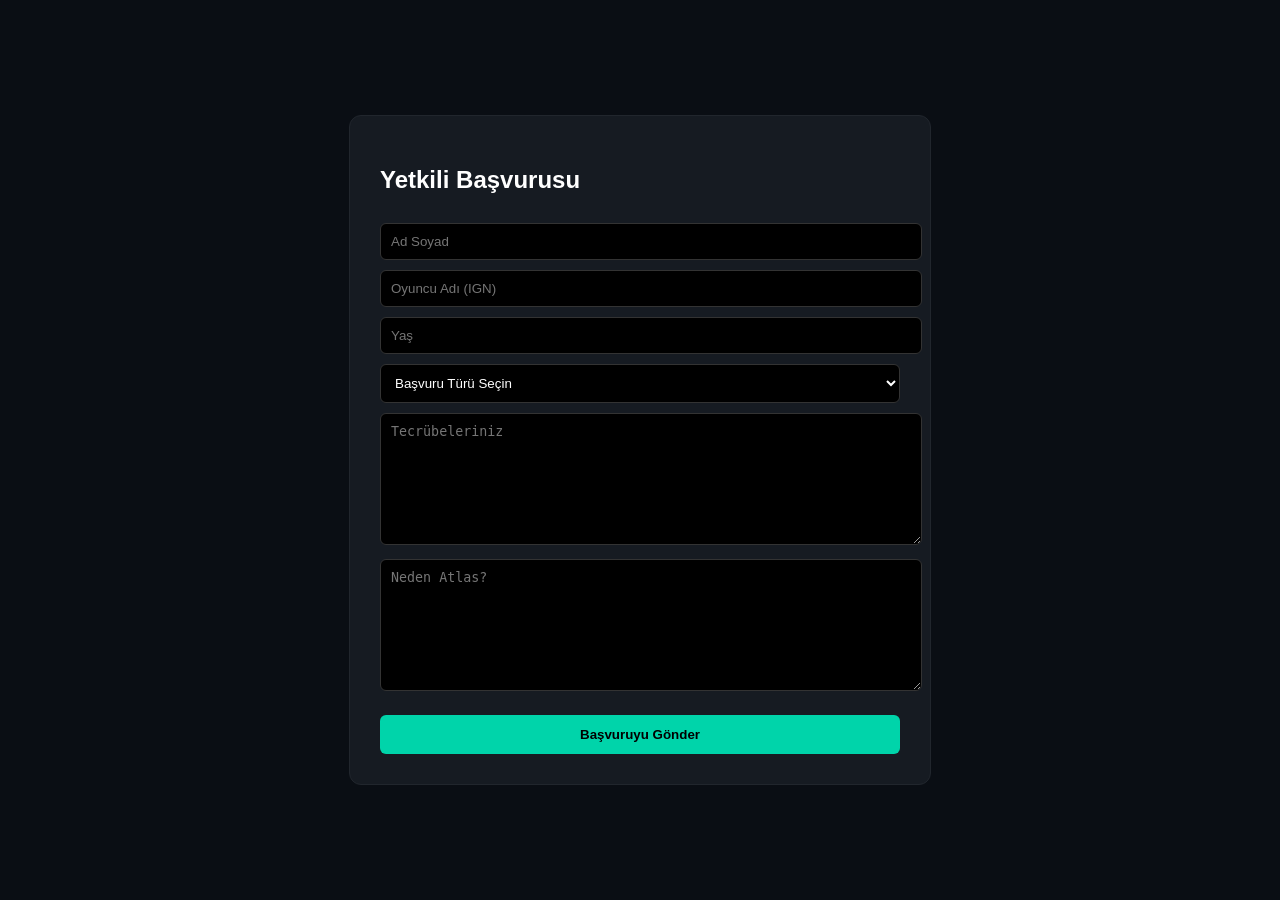
<file: apply.html>
<!DOCTYPE html>
<html lang="tr">
<head>
    <meta charset="UTF-8">
    <title>Başvuru | Atlas</title>
    <style>
        body { background: #0a0e14; color: #fff; font-family: sans-serif; display: flex; justify-content: center; align-items: center; min-height: 100vh; margin: 0; }
        .card { background: #161b22; padding: 30px; border-radius: 12px; width: min(520px, 92vw); border: 1px solid #21262d; }
        input, textarea, select { width: 100%; padding: 10px; background: #000; border: 1px solid #333; color: #fff; border-radius: 6px; margin-top: 10px; }
        textarea { min-height: 110px; resize: vertical; }
        .btn { width: 100%; padding: 12px; background: #00d4aa; border: none; border-radius: 6px; font-weight: bold; margin-top: 20px; cursor: pointer; }
    </style>
</head>
<body>
    <div class="card">
        <h2>Yetkili Başvurusu</h2>
        <input type="text" id="realName" placeholder="Ad Soyad">
        <input type="text" id="gameName" placeholder="Oyuncu Adı (IGN)">
        <input type="number" id="age" placeholder="Yaş">
        <select id="rank">
            <option value="">Başvuru Türü Seçin</option>
            <option>Moderatör</option>
            <option>Admin</option>
            <option>Rehber</option>
        </select>
        <textarea id="experience" placeholder="Tecrübeleriniz"></textarea>
        <textarea id="whyUs" placeholder="Neden Atlas?"></textarea>
        <button class="btn" onclick="sendApply()">Başvuruyu Gönder</button>
    </div>
    <script>
        const API = 'https://atlasnetwork.tahaozturk804.workers.dev';

        async function sendApply() {
            const user = decodeURIComponent((document.cookie.match(/(?:^|; )atlas_session=([^;]*)/) || [])[1] || '');
            if (!user) return alert('Başvuru göndermek için giriş yapmalısın.');

            const payload = {
                realName: document.getElementById('realName').value.trim(),
                gameName: document.getElementById('gameName').value.trim(),
                age: document.getElementById('age').value.trim(),
                rank: document.getElementById('rank').value.trim(),
                experience: document.getElementById('experience').value.trim(),
                whyUs: document.getElementById('whyUs').value.trim()
            };

            if (!payload.realName || !payload.gameName || !payload.age || !payload.rank || !payload.experience || !payload.whyUs) {
                return alert('Lütfen tüm alanları doldurun.');
            }

            const content = [
                `AD: ${payload.realName}`,
                `IGN: ${payload.gameName}`,
                `YAŞ: ${payload.age}`,
                `YETKİ: ${payload.rank}`,
                `TECRÜBE: ${payload.experience}`,
                `NEDEN: ${payload.whyUs}`
            ].join('\n');

            const res = await fetch(`${API}/submit-apply`, {
                method: 'POST',
                headers: { 'Content-Type': 'application/json' },
                body: JSON.stringify({ user, content })
            });

            if (!res.ok) return alert(await res.text());
            alert('Başvurun alındı!');
            location.href = 'index.html';
        }
    </script>
</body>
</html>
</file>
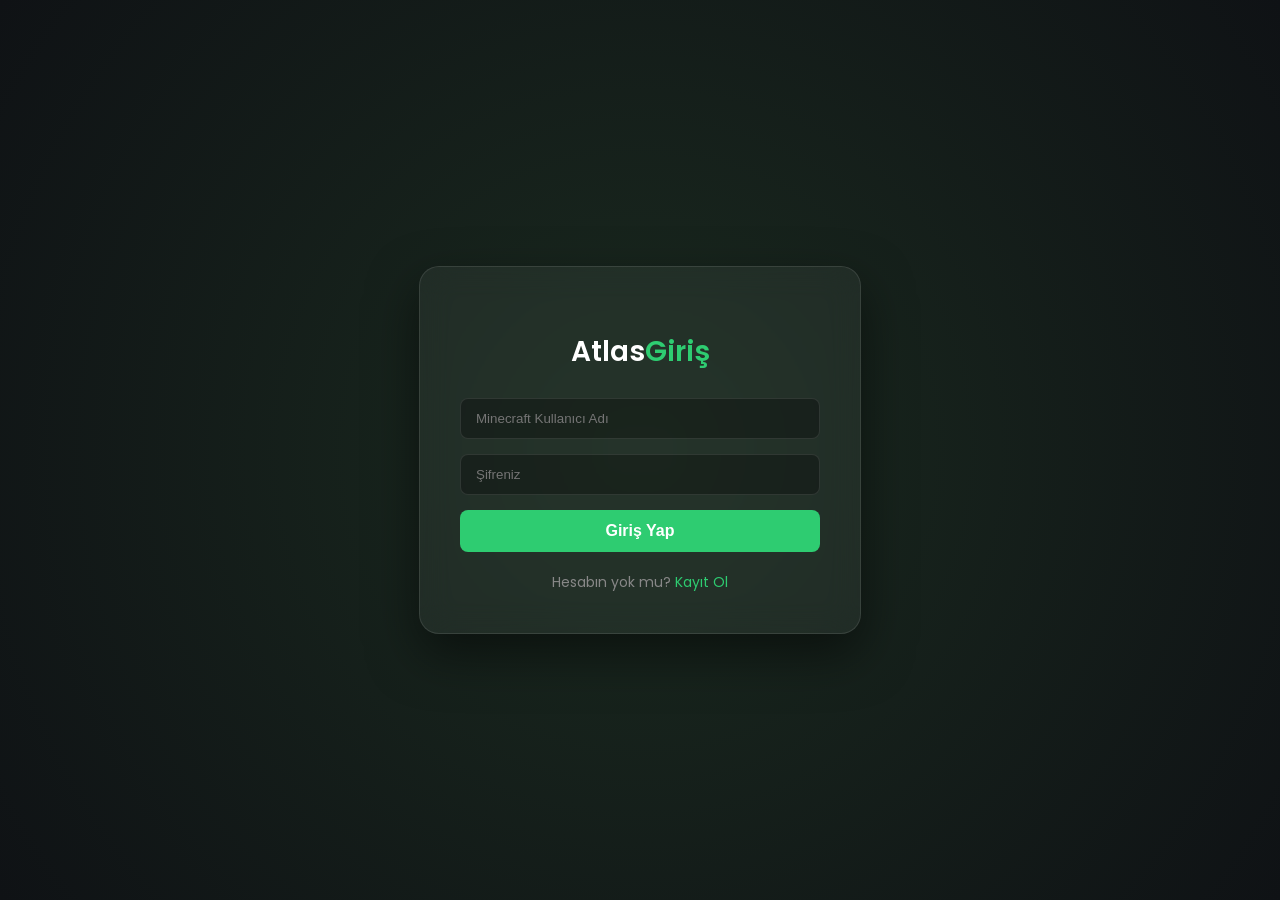
<file: login.html>
<!DOCTYPE html>
<html lang="tr">
<head>
    <meta charset="UTF-8">
    <meta name="viewport" content="width=device-width, initial-scale=1.0">
    <title>Giriş Yap | AtlasNetwork</title>
    <link href="https://fonts.googleapis.com/css2?family=Poppins:wght@300;400;600&display=swap" rel="stylesheet">
    <style>
        :root { --primary: #2ecc71; --dark: #0f1215; }
        body { 
            background: radial-gradient(circle, #1a2a1f 0%, #0f1215 100%); 
            color: white; font-family: 'Poppins', sans-serif; 
            display: flex; justify-content: center; align-items: center; 
            height: 100vh; margin: 0; 
        }
        .login-card { 
            background: rgba(255, 255, 255, 0.05); backdrop-filter: blur(15px); 
            padding: 40px; border-radius: 20px; border: 1px solid rgba(255, 255, 255, 0.1); 
            width: 100%; max-width: 360px; text-align: center; 
            box-shadow: 0 20px 50px rgba(0,0,0,0.5);
        }
        h2 { margin-bottom: 25px; font-weight: 600; font-size: 28px; }
        h2 span { color: var(--primary); }
        #error-msg { 
            display: none; background: rgba(231, 76, 60, 0.15); color: #e74c3c; 
            padding: 12px; border-radius: 8px; border: 1px solid #e74c3c; 
            margin-bottom: 20px; font-size: 14px; 
        }
        input { 
            width: 100%; padding: 12px 15px; background: rgba(0, 0, 0, 0.3); 
            border: 1px solid rgba(255, 255, 255, 0.1); border-radius: 8px; 
            color: white; margin-bottom: 15px; box-sizing: border-box; outline: none; 
        }
        input:focus { border-color: var(--primary); }
        .login-btn { 
            width: 100%; padding: 12px; background: var(--primary); border: none; 
            border-radius: 8px; color: white; font-weight: bold; cursor: pointer; 
            font-size: 16px; transition: 0.3s; 
        }
        .login-btn:hover { background: #2ecc71; transform: translateY(-2px); }
        .footer-text { margin-top: 20px; font-size: 14px; color: #888; }
        .footer-text a { color: var(--primary); text-decoration: none; }
    </style>
</head>
<body>
    <div class="login-card">
        <h2>Atlas<span>Giriş</span></h2>
        <div id="error-msg"></div>
        <form id="loginForm">
            <input type="text" id="username" placeholder="Minecraft Kullanıcı Adı" required>
            <input type="password" id="password" placeholder="Şifreniz" required>
            <button type="submit" class="login-btn">Giriş Yap</button>
        </form>
        <div class="footer-text">Hesabın yok mu? <a href="register.html">Kayıt Ol</a></div>
    </div>

<script>
document.getElementById('loginForm').onsubmit = async (e) => {
    e.preventDefault();
    const user = document.getElementById('username').value;
    const pass = document.getElementById('password').value;
    const errorDiv = document.getElementById('error-msg');

    try {
        const response = await fetch('https://atlasnetwork.tahaozturk804.workers.dev/login', {
            method: 'POST',
            headers: { 'Content-Type': 'application/json' },
            body: JSON.stringify({ user, pass })
        });

        const result = await response.text();

        if (response.ok) {
            document.cookie = `atlas_session=${encodeURIComponent(user)}; path=/; max-age=86400; samesite=lax`;
            window.location.href = "index.html";
        } else {
            errorDiv.innerText = result;
            errorDiv.style.display = "block";
        }
    } catch (err) {
        errorDiv.innerText = "Sunucuyla iletişim kurulamadı!";
        errorDiv.style.display = "block";
    }
};
</script>
</body>
</html>
</file>
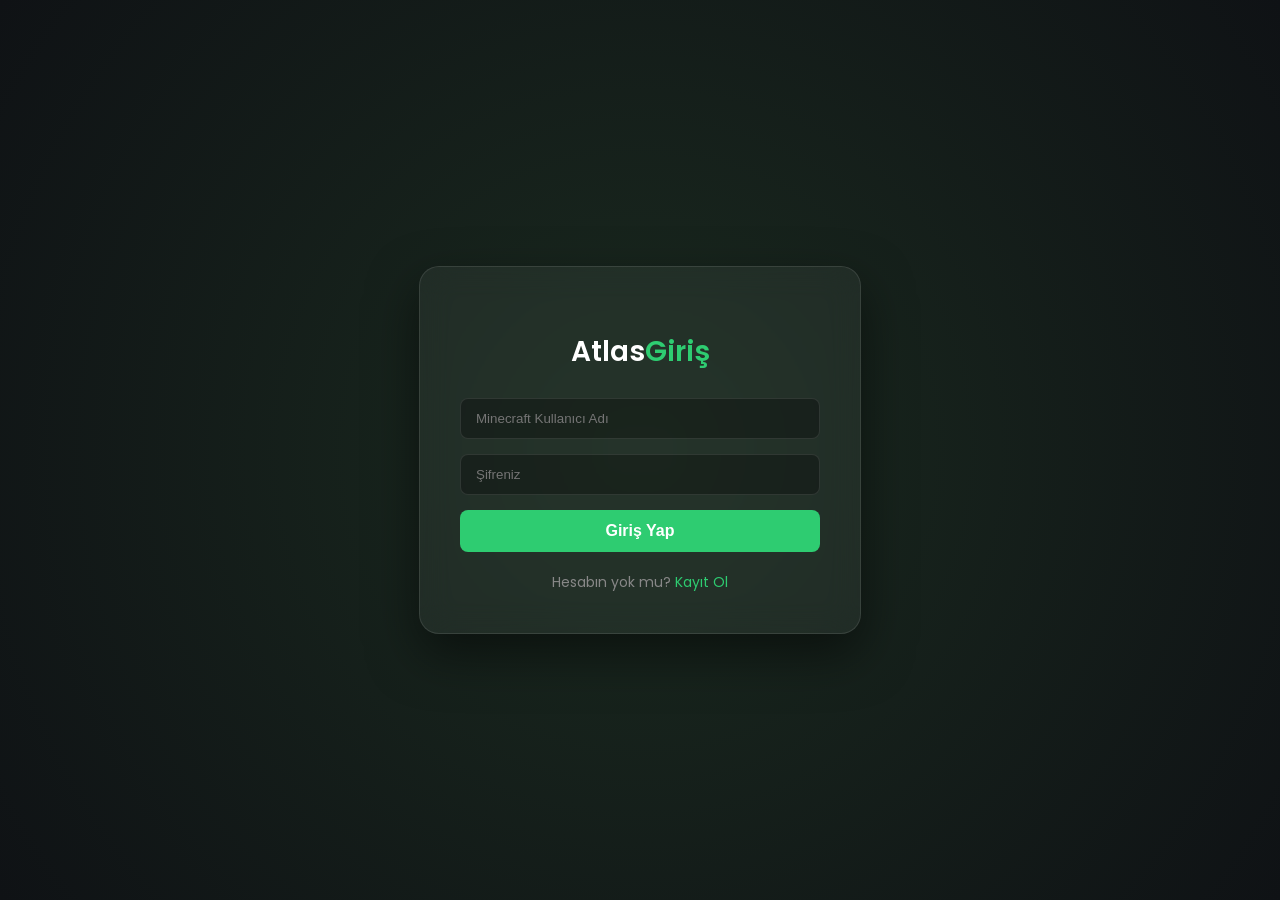
<file: market.html>
<!DOCTYPE html>
<html lang="tr">
<head>
    <meta charset="UTF-8">
    <meta name="viewport" content="width=device-width, initial-scale=1.0">
    <title>AtlasNetwork - Mağaza</title>
    <link href="https://fonts.googleapis.com/css2?family=Poppins:wght@400;600;800&display=swap" rel="stylesheet">
    
    <style>
        :root {
            --primary: #27ae60;
            --dark-bg: #121417;
            --card-bg: #1c1f23;
        }

        body {
            background: var(--dark-bg);
            color: white;
            font-family: 'Poppins', sans-serif;
            margin: 0;
            padding-bottom: 50px;
        }

        .navbar {
            display: flex;
            justify-content: space-between;
            align-items: center;
            padding: 20px 8%;
            background: #222;
            border-bottom: 2px solid var(--primary);
        }

        .logo { font-size: 24px; font-weight: 800; color: white; text-decoration: none; }
        .logo span { color: var(--primary); }

        .user-nav { display: flex; align-items: center; gap: 20px; }
        .balance-box { background: #333; padding: 5px 15px; border-radius: 5px; font-weight: 600; }
        .topup-btn { background: var(--primary); color: white; text-decoration: none; padding: 5px 15px; border-radius: 5px; font-size: 14px; }

        /* KATEGORİ MENÜSÜ */
        .categories {
            display: flex;
            justify-content: center;
            gap: 15px;
            margin: 40px 0;
            flex-wrap: wrap;
        }

        .cat-btn {
            background: #222;
            border: 1px solid #444;
            color: white;
            padding: 12px 30px;
            border-radius: 8px;
            cursor: pointer;
            font-weight: 600;
            transition: 0.3s;
        }

        .cat-btn.active, .cat-btn:hover {
            background: var(--primary);
            border-color: var(--primary);
            box-shadow: 0 0 15px rgba(39, 174, 96, 0.4);
        }

        /* ÜRÜN GRİDİ */
        .market-grid {
            display: grid;
            grid-template-columns: repeat(auto-fit, minmax(280px, 0.3fr));
            gap: 30px;
            padding: 0 10%;
            max-width: 1200px;
            margin: 0 auto;
            justify-content: center;
        }

        .product-card {
            background: var(--card-bg);
            border: 1px solid #333;
            border-radius: 20px;
            padding: 30px;
            text-align: center;
            transition: 0.3s;
            display: flex;
            flex-direction: column;
            justify-content: space-between;
        }

        .product-card:hover {
            transform: translateY(-10px);
            border-color: var(--primary);
        }

        .product-img {
            font-size: 60px; /* Emoji kullanırsan diye */
            width: 100%;
            height: 100px;
            margin-bottom: 20px;
            display: flex;
            align-items: center;
            justify-content: center;
        }
        
        .product-img img {
            max-width: 100px;
            filter: drop-shadow(0 10px 15px rgba(0,0,0,0.5));
        }

        .price { font-size: 28px; font-weight: 800; color: var(--primary); margin: 20px 0; }

        .buy-btn {
            width: 100%; background: var(--primary); color: white;
            border: none; padding: 15px; border-radius: 10px;
            font-weight: bold; cursor: pointer; transition: 0.2s;
        }
        .buy-btn:hover { opacity: 0.8; }
    </style>
</head>
<body>

    <nav class="navbar">
        <a href="index.html" class="logo">Atlas<span>Market</span></a>
        <div class="user-nav">
            <div class="balance-box" id="userBalance">Bakiye: 0₺</div>
            <a href="sepet.html" class="topup-btn" id="cartBtn">Sepet (0)</a>
            <a href="profile.html" class="topup-btn">Profilim</a>
            <a href="index.html" style="color:white; text-decoration:none; font-size:14px;">← Geri</a>
        </div>
    </nav>

    <div class="categories" id="categoryMenu">
        <button class="cat-btn active" onclick="filterCategory('Tümü')">Tümü</button>
    </div>

    <div id="marketGrid" class="market-grid">
    <p style="text-align:center; color:gray;">Ürünler yükleniyor...</p>
</div>

<script>
    const API = "https://atlasnetwork.tahaozturk804.workers.dev";
    let db = { users: [], products: [], categories: [] };
    const getCategoryName = (c) => (typeof c === 'string' ? c : (c?.name || ''));
    const getSessionUser = () => decodeURIComponent((document.cookie.match(/(?:^|; )atlas_session=([^;]*)/) || [])[1] || '');
    let loggedInUser = getSessionUser();

    async function updateCartBadge() {
        const btn = document.getElementById('cartBtn');
        if (!btn) return;
        try {
            const res = await fetch(API + '/cart/get', {
                method: 'POST',
                headers: { 'Content-Type': 'application/json' },
                body: JSON.stringify({ user: loggedInUser })
            });
            if (!res.ok) throw new Error('cart fetch failed');
            const data = await res.json();
            const count = (data.items || []).reduce((sum, i) => sum + (Number(i.quantity) || 1), 0);
            btn.textContent = `Sepet (${count})`;
        } catch {
            btn.textContent = 'Sepet (0)';
        }
    }

    async function loadMarket() {
        if (!loggedInUser) {
            window.location.href = 'login.html';
            return;
        }

        try {
            const res = await fetch(API + '/api/get-all');
            if (!res.ok) throw new Error('API yanıt vermedi');
            db = await res.json();

            const user = (db.users || []).find(u => u.username === loggedInUser);
            if (user) document.getElementById('userBalance').innerText = `Bakiye: ${user.bakiye || 0}₺`;

            renderCategories();
            renderProducts(db.products || []);
            await updateCartBadge();
        } catch (e) {
            document.getElementById('marketGrid').innerHTML = '<p style="text-align:center;color:#ff7675;">Market verisi alınamadı.</p>';
            console.error("Market verisi çekilemedi.", e);
        }
    }

    function renderCategories() {
        const menu = document.getElementById('categoryMenu');
        if (!menu) return;
        const buttons = (db.categories || []).map(c => { const n = getCategoryName(c); return n ? `<button class="cat-btn" onclick="filterCategory('${n}')">${n}</button>` : ''; }).join('');
        menu.innerHTML = "<button class='cat-btn active' onclick=\"filterCategory('Tümü')\">Tümü</button>" + buttons;
    }

    function renderProducts(list) {
        const container = document.getElementById('marketGrid');
        if (!list.length) {
            container.innerHTML = '<p style="text-align:center; color:gray;">Henüz ürün yok.</p>';
            return;
        }

        container.innerHTML = list.map(p => `
            <div class="product-card">
                <div class="product-img"><span>${p.image || '📦'}</span></div>
                <h3>${p.name}</h3>
                <div class="price">${p.price} ₺</div>
                <button class="buy-btn" onclick="sepeteEkle('${p.id}')">Sepete Ekle</button>
            </div>
        `).join('');
    }

    function filterCategory(catName) {
        const filtered = catName === 'Tümü' ? (db.products || []) : (db.products || []).filter(p => p.category === catName);
        renderProducts(filtered);
    }

    async function sepeteEkle(productId) {
        const product = (db.products || []).find(p => String(p.id) === String(productId));
        if (!product) return alert('Ürün bulunamadı.');

        const res = await fetch(API + '/cart/add', {
            method: 'POST',
            headers: { 'Content-Type': 'application/json' },
            body: JSON.stringify({ user: loggedInUser, productId, quantity: 1 })
        });
        const text = await res.text();
        if (!res.ok) return alert(text || 'Sepete ekleme başarısız.');

        await updateCartBadge();
        alert(`${product.name} sepete eklendi.`);
    }

    window.onload = loadMarket;
</script>
</body>
</html>
</file>
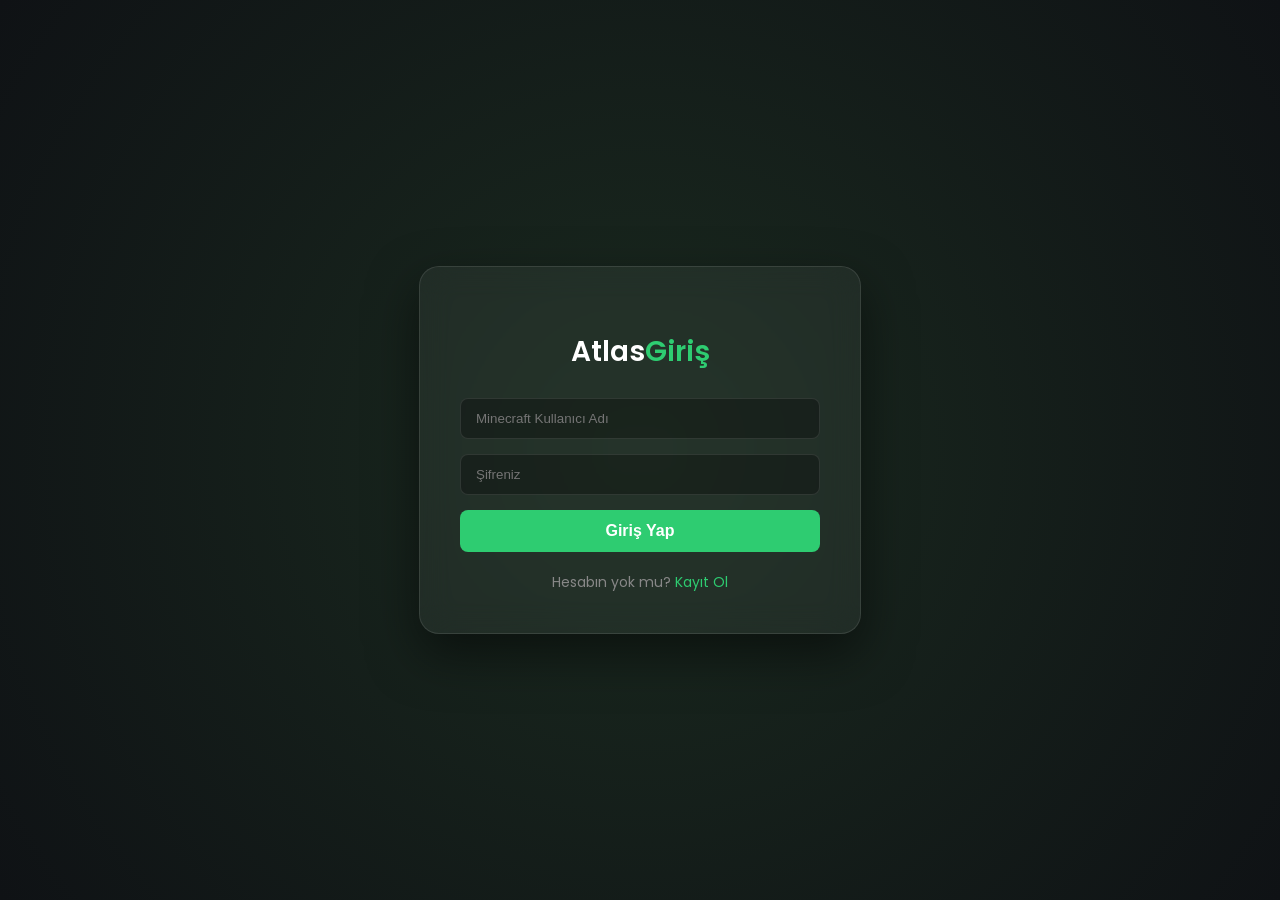
<file: profile.html>
<!DOCTYPE html>
<html lang="tr">
<head>
    <meta charset="UTF-8">
    <meta name="viewport" content="width=device-width, initial-scale=1.0">
    <title>AtlasNetwork | Profil</title>
    <link rel="stylesheet" href="https://cdnjs.cloudflare.com/ajax/libs/font-awesome/6.4.0/css/all.min.css">
    <link href="https://fonts.googleapis.com/css2?family=Inter:wght@300;400;600;700&display=swap" rel="stylesheet">
    <style>
        :root {
            --bg: #080a0c;
            --card: #111418;
            --primary: #00ff88;
            --primary-glow: rgba(0, 255, 136, 0.1);
            --accent: #3d5afe;
            --text: #ffffff;
            --text-dim: #94a3b8;
            --border: #1e293b;
        }

        body {
            background-color: var(--bg);
            color: var(--text);
            font-family: 'Inter', sans-serif;
            margin: 0;
            display: flex;
            justify-content: center;
            align-items: flex-start;
            min-height: 100vh;
        }

        .container {
            display: grid;
            grid-template-columns: 280px 1fr;
            gap: 30px;
            max-width: 1100px;
            width: 100%;
            margin: 50px auto;
            padding: 0 20px;
        }

        .sidebar { display: flex; flex-direction: column; gap: 20px; }
        
        .profile-card {
            background: var(--card);
            border-radius: 24px;
            padding: 40px 20px;
            text-align: center;
            border: 1px solid var(--border);
        }

        .avatar-wrapper img {
            width: 100px;
            height: 100px;
            border-radius: 24px;
            background: #0c0f12;
            padding: 5px;
            border: 2px solid var(--border);
            margin-bottom: 15px;
        }

        .user-info h3 { margin: 0; font-size: 22px; letter-spacing: -0.5px; }
        .role-tag {
            display: inline-block;
            padding: 5px 15px;
            border-radius: 10px;
            font-size: 11px;
            font-weight: 800;
            text-transform: uppercase;
            margin-top: 10px;
            letter-spacing: 1px;
        }

        .nav-menu {
            background: var(--card);
            border-radius: 24px;
            padding: 12px;
            border: 1px solid var(--border);
        }

        .nav-item {
            display: flex;
            align-items: center;
            gap: 12px;
            padding: 14px 18px;
            color: var(--text-dim);
            text-decoration: none;
            border-radius: 14px;
            transition: 0.3s;
            font-size: 14px;
            margin-bottom: 5px;
        }

        .nav-item:hover, .nav-item.active {
            background: rgba(255,255,255,0.03);
            color: var(--primary);
        }

        /* STATS */
        .stats-single {
            background: var(--card);
            padding: 25px;
            border-radius: 24px;
            border: 1px solid var(--border);
            display: flex;
            align-items: center;
            gap: 20px;
            margin-bottom: 25px;
        }

        .stat-icon {
            width: 55px;
            height: 55px;
            border-radius: 18px;
            display: flex;
            align-items: center;
            justify-content: center;
            font-size: 24px;
            background: var(--primary-glow);
            color: var(--primary);
        }

        .main-panel {
            background: var(--card);
            border-radius: 24px;
            border: 1px solid var(--border);
            padding: 35px;
            margin-bottom: 25px;
        }

        .section-title { margin-bottom: 25px; }
        .section-title h2 { font-size: 18px; display: flex; align-items: center; gap: 10px; margin: 0; }

        .info-table { width: 100%; border-collapse: collapse; }
        .info-table td { padding: 18px 0; border-bottom: 1px solid var(--border); }
        .label { color: var(--text-dim); font-size: 14px; }
        .value { text-align: right; font-weight: 600; }

        /* SECURITY SETTINGS */
        .settings-grid { display: grid; grid-template-columns: 1fr 1fr; gap: 25px; }
        .input-box {
            background: #080a0c;
            border: 1px solid var(--border);
            color: white;
            padding: 14px;
            border-radius: 12px;
            width: 100%;
            margin-bottom: 12px;
            box-sizing: border-box;
            outline: none;
            font-family: inherit;
        }
        .input-box:focus { border-color: var(--primary); }

        .btn-action {
            background: var(--primary);
            color: black;
            padding: 14px;
            border-radius: 12px;
            font-weight: 700;
            cursor: pointer;
            width: 100%;
            border: none;
            transition: 0.3s;
        }

        .btn-action:hover { transform: translateY(-2px); filter: brightness(1.1); }
        .btn-blue { background: var(--accent); color: white; }

    </style>
</head>
<body>

<div class="container">
    <div class="sidebar">
        <div class="profile-card">
            <div class="avatar-wrapper">
                <img id="headImg" src="https://minotar.net/avatar/steve/100">
            </div>
            <div class="user-info">
                <h3 id="uName">Yükleniyor...</h3>
                <div id="uBadge" class="role-tag" style="background: rgba(0, 255, 136, 0.1); color: var(--primary); border: 1px solid var(--primary);">OYUNCU</div>
            </div>
        </div>

        <div class="nav-menu">
            <a href="#" class="nav-item active"><i class="fa-solid fa-house"></i> Profil</a>
            <a href="apply.html" class="nav-item"><i class="fa-solid fa-envelope-open-text"></i> Başvuru</a>
            <a href="suppport.html" class="nav-item"><i class="fa-solid fa-headset"></i> Destek</a>
            <a href="market.html" class="nav-item"><i class="fa-solid fa-cart-shopping"></i> Market</a>
            <a href="#" onclick="logout()" class="nav-item" style="color: #ff5252; margin-top: 10px;"><i class="fa-solid fa-right-from-bracket"></i> Çıkış Yap</a>
        </div>
    </div>

    <div class="content">
        <div class="stats-single">
            <div class="stat-icon"><i class="fa-solid fa-wallet"></i></div>
            <div>
                <div style="font-size: 13px; color: var(--text-dim); margin-bottom: 4px;">Mevcut Bakiye</div>
                <div style="font-size: 24px; font-weight: 800; color: white;" id="sBakiye">0.00 TL</div>
            </div>
        </div>

        <div class="main-panel">
            <div class="section-title">
                <h2><i class="fa-solid fa-id-card" style="color: var(--primary);"></i> Hesap Özeti</h2>
            </div>
            <table class="info-table">
                <tr><td class="label">E-Posta Adresi</td><td class="value" id="valEmail">-</td></tr>
                <tr><td class="label">Kayıt Tarihi</td><td class="value" id="valRegDate">-</td></tr>
                <tr><td class="label">Hesap Statüsü</td><td class="value" style="color: var(--primary);">Doğrulanmış</td></tr>
            </table>
        </div>

        <div class="main-panel">
            <div class="section-title">
                <h2><i class="fa-solid fa-shield-halved" style="color: var(--accent);"></i> Güvenlik & Ayarlar</h2>
            </div>
            <div class="settings-grid">
                <div>
                    <h4 style="margin: 0 0 15px 0; font-size: 14px; color: var(--text-dim);">Şifre İşlemleri</h4>
                    <input type="password" id="oldPass" class="input-box" placeholder="Mevcut Şifre">
                    <input type="password" id="newPass" class="input-box" placeholder="Yeni Şifre">
                    <button onclick="updateSecurity(true)" class="btn-action">Değişiklikleri Kaydet</button>
                </div>
                <div>
                    <h4 style="margin: 0 0 15px 0; font-size: 14px; color: var(--text-dim);">E-Posta Güncelle</h4>
                    <input type="email" id="newEmail" class="input-box" placeholder="Yeni E-Posta">
                    <p style="font-size: 11px; color: var(--text-dim); line-height: 1.5;">Hesap güvenliği için aktif bir mail adresi kullanmanız önerilir.</p>
                    <button onclick="updateSecurity(false)" class="btn-action btn-blue">Maili Güncelle</button>
                </div>
            </div>
        </div>
    </div>
</div>

<script>
    const API_BASE = "https://atlasnetwork.tahaozturk804.workers.dev";

    function getSessionUser() {
        return decodeURIComponent((document.cookie.match(/(?:^|; )atlas_session=([^;]*)/) || [])[1] || "");
    }

    async function loadData() {
        const user = getSessionUser();
        if (!user) { window.location.href = 'login.html'; return; }

        try {
            const res = await fetch(`${API_BASE}/get-profile`, {
                method: 'POST',
                headers: { 'Content-Type': 'application/json' },
                body: JSON.stringify({ user })
            });

            if (res.ok) {
                const data = await res.json();
                document.getElementById('uName').innerText = user;
                document.getElementById('headImg').src = `https://minotar.net/avatar/${user}/100`;
                document.getElementById('sBakiye').innerText = (data.bakiye || 0) + " TL";
                document.getElementById('valRegDate').innerText = data.registerDate || "Bilinmiyor";
                document.getElementById('valEmail').innerText = data.email || "Tanımlanmamış";
                
                if(data.role === 'admin') {
                    const badge = document.getElementById('uBadge');
                    badge.innerText = "YÖNETİCİ";
                    badge.style.borderColor = "#ff5252";
                    badge.style.color = "#ff5252";
                    badge.style.background = "rgba(255, 82, 82, 0.1)";
                }
            }
        } catch (e) { console.error("Veri yüklenemedi"); }
    }

    async function updateSecurity(isPass) {
        const user = getSessionUser();
        const payload = { user };

        if(isPass) {
            payload.oldPass = document.getElementById('oldPass').value;
            payload.newPass = document.getElementById('newPass').value;
            if(!payload.oldPass || !payload.newPass) return alert("Lütfen alanları doldurun!");
        } else {
            payload.newEmail = document.getElementById('newEmail').value;
            if(!payload.newEmail) return alert("Lütfen geçerli bir e-posta girin!");
        }

        const res = await fetch(`${API_BASE}/update-security`, {
            method: 'POST',
            headers: { 'Content-Type': 'application/json' },
            body: JSON.stringify(payload)
        });
        
        const msg = await res.text();
        alert(msg);
        if(res.ok) location.reload();
    }

    function logout() {
        document.cookie = 'atlas_session=; path=/; max-age=0; samesite=lax';
        window.location.href = 'login.html';
    }

    loadData();
</script>
</body>
</html>
</file>
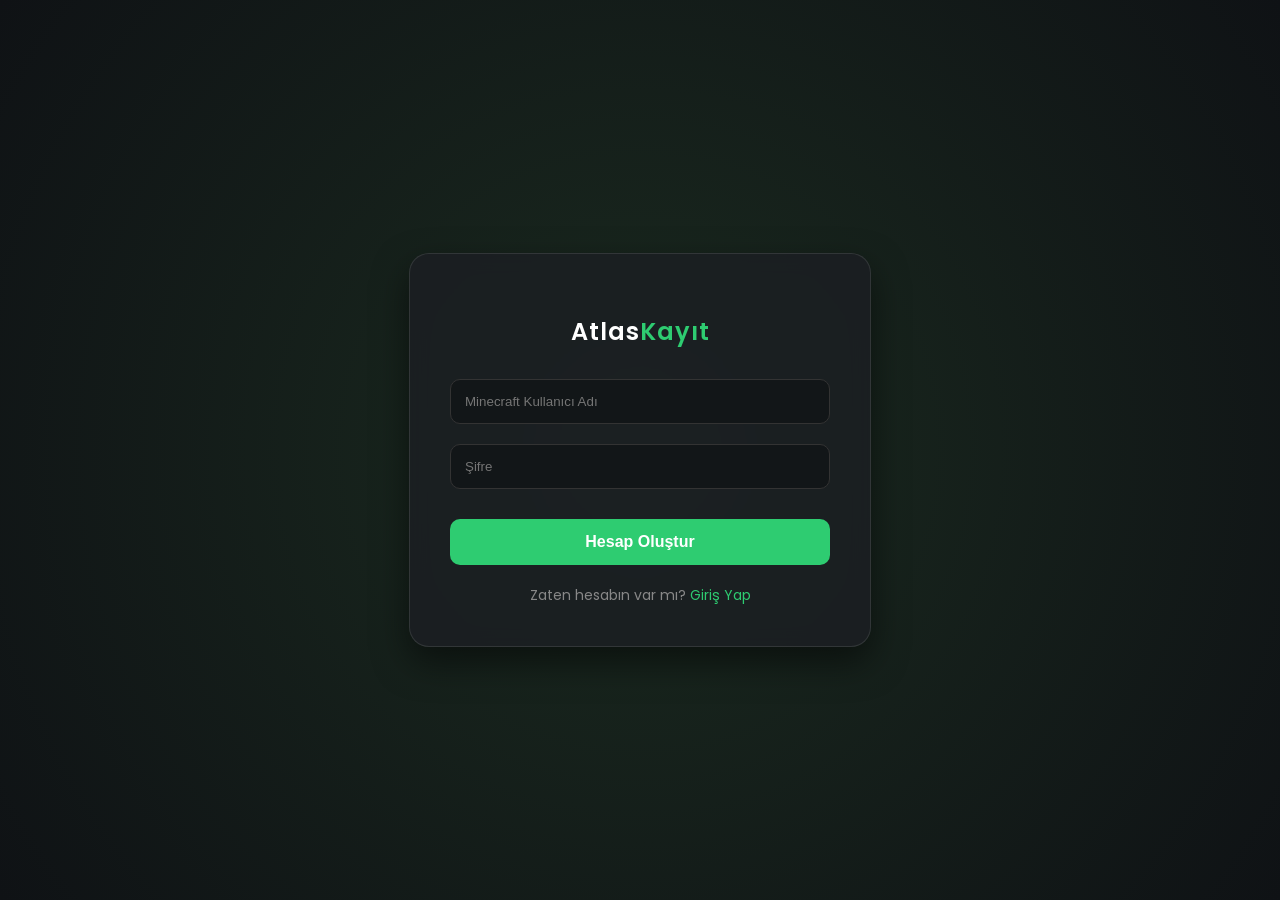
<file: register.html>
<!DOCTYPE html>
<html lang="tr">
<head>
    <meta charset="UTF-8">
    <meta name="viewport" content="width=device-width, initial-scale=1.0">
    <title>Kayıt Ol | AtlasNetwork</title>
    <link href="https://fonts.googleapis.com/css2?family=Poppins:wght@300;400;600&display=swap" rel="stylesheet">
    <style>
        :root { --primary: #2ecc71; --dark: #0f1215; --card: #1c1f23; }
        body { 
            background: radial-gradient(circle, #1a2a1f 0%, #0f1215 100%); 
            color: white; font-family: 'Poppins', sans-serif; 
            display: flex; justify-content: center; align-items: center; 
            height: 100vh; margin: 0; 
        }
        .card { 
            background: rgba(28, 31, 35, 0.8); padding: 40px; border-radius: 20px; 
            width: 100%; max-width: 380px; text-align: center; 
            border: 1px solid rgba(255,255,255,0.1); backdrop-filter: blur(10px);
            box-shadow: 0 15px 35px rgba(0,0,0,0.5);
        }
        h2 { margin-bottom: 20px; font-weight: 600; letter-spacing: 1px; }
        h2 span { color: var(--primary); }
        input { 
            width: 100%; padding: 14px; margin: 10px 0; background: rgba(0,0,0,0.3); 
            border: 1px solid #333; border-radius: 10px; color: white; 
            box-sizing: border-box; transition: 0.3s;
        }
        input:focus { border-color: var(--primary); outline: none; background: rgba(0,0,0,0.5); }
        .btn { 
            width: 100%; padding: 14px; background: var(--primary); border: none; 
            border-radius: 10px; color: white; font-weight: bold; cursor: pointer; 
            margin-top: 20px; font-size: 16px; transition: 0.3s;
        }
        .btn:hover { background: #27ae60; transform: translateY(-2px); box-shadow: 0 5px 15px rgba(46, 204, 113, 0.3); }
        #error-box { 
            display: none; background: rgba(231, 76, 60, 0.2); color: #e74c3c; 
            padding: 12px; border-radius: 8px; border: 1px solid #e74c3c; 
            margin-bottom: 15px; font-size: 14px; 
        }
        .footer { margin-top: 20px; font-size: 14px; color: #888; }
        .footer a { color: var(--primary); text-decoration: none; }
    </style>
</head>
<body>
    <div class="card">
        <h2>Atlas<span>Kayıt</span></h2>
        <div id="error-box"></div>
        <form id="regForm">
            <input type="text" id="username" placeholder="Minecraft Kullanıcı Adı" required>
            <input type="password" id="password" placeholder="Şifre" required>
            <button type="submit" class="btn">Hesap Oluştur</button>
        </form>
        <div class="footer">Zaten hesabın var mı? <a href="login.html">Giriş Yap</a></div>
    </div>

<script>
document.getElementById('regForm').onsubmit = async (e) => {
    e.preventDefault();
    const user = document.getElementById('username').value;
    const pass = document.getElementById('password').value;
    const errorBox = document.getElementById('error-box');

    try {
        const response = await fetch('https://atlasnetwork.tahaozturk804.workers.dev/register', {
            method: 'POST',
            headers: { 'Content-Type': 'application/json' },
            body: JSON.stringify({ user, pass })
        });

        const result = await response.text();

        if (response.ok) {
            document.cookie = `atlas_session=${encodeURIComponent(user)}; path=/; max-age=86400; samesite=lax`;
            alert("Kayıt başarılı! Yönlendiriliyorsunuz...");
            window.location.href = "index.html";
        } else {
            errorBox.innerText = result;
            errorBox.style.display = "block";
        }
    } catch (err) {
        errorBox.innerText = "Sunucuya bağlanılamadı!";
        errorBox.style.display = "block";
    }
};
</script>
</body>
</html>
</file>
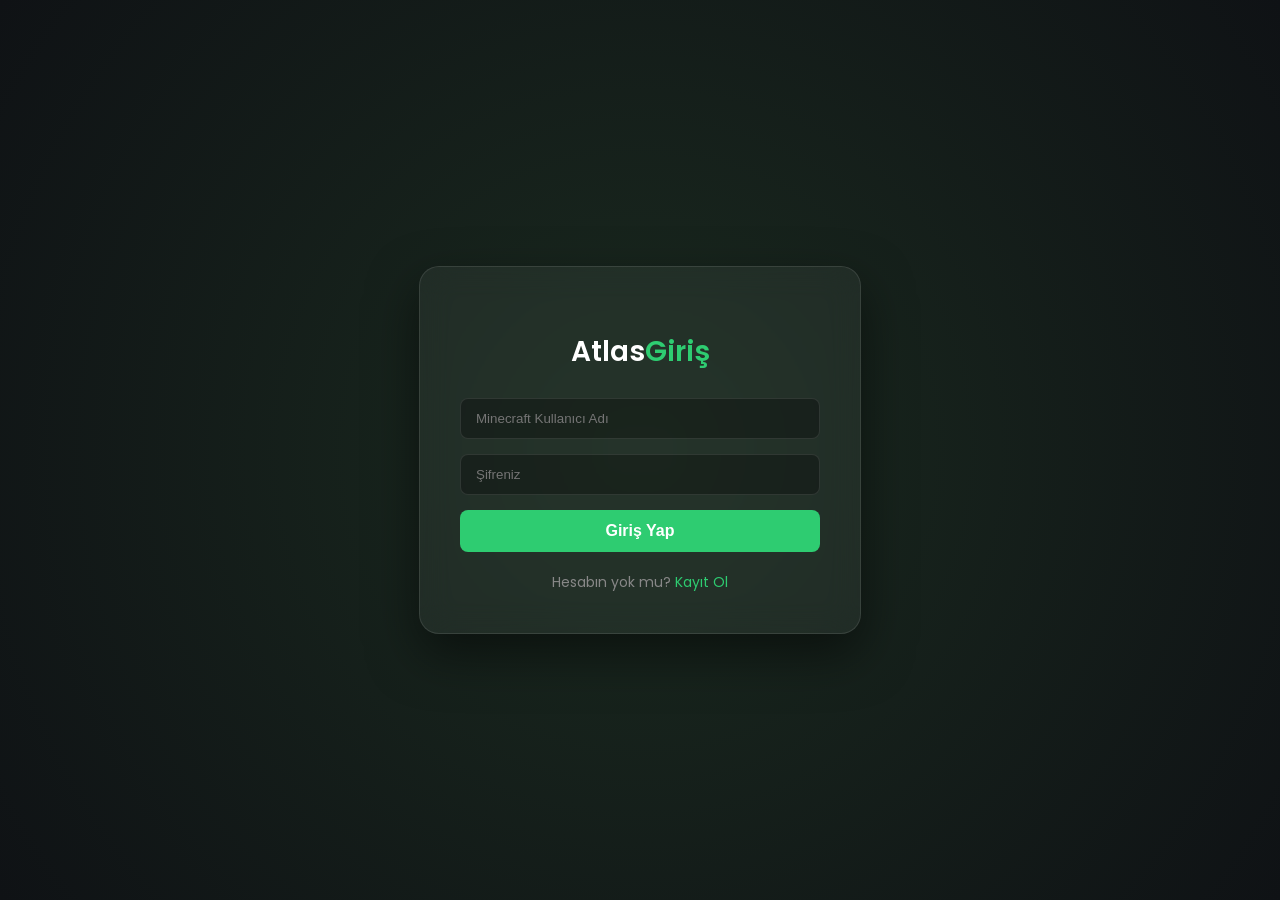
<file: sepet.html>
<!DOCTYPE html>
<html lang="tr">
<head>
  <meta charset="UTF-8">
  <meta name="viewport" content="width=device-width, initial-scale=1.0">
  <title>AtlasMarket - Sepet</title>
  <link href="https://fonts.googleapis.com/css2?family=Poppins:wght@400;600;800&display=swap" rel="stylesheet">
  <style>
    body { background:#121417; color:#fff; font-family:'Poppins',sans-serif; margin:0; }
    .wrap { max-width:1000px; margin:40px auto; padding:0 16px; }
    .top { display:flex; justify-content:space-between; align-items:center; margin-bottom:20px; }
    .btn { border:none; padding:10px 14px; border-radius:8px; cursor:pointer; font-weight:600; }
    .btn-main { background:#27ae60; color:#fff; }
    .btn-danger { background:#d63031; color:#fff; }
    .card { background:#1c1f23; border:1px solid #2b2e33; border-radius:14px; padding:16px; margin-bottom:12px; display:flex; justify-content:space-between; align-items:center; gap:12px; }
    .price { color:#27ae60; font-weight:700; }
    .summary { background:#1c1f23; border:1px solid #2b2e33; border-radius:14px; padding:16px; margin-top:20px; }
    .row { display:flex; justify-content:space-between; margin:8px 0; }
    input { width:100%; padding:10px; border-radius:8px; border:1px solid #2b2e33; background:#121417; color:#fff; }
  </style>
</head>
<body>
  <div class="wrap">
    <div class="top">
      <h1>Sepetim</h1>
      <div>
        <a href="market.html" class="btn btn-main" style="text-decoration:none;">← Markete Dön</a>
        <a href="index.html" class="btn" style="text-decoration:none;background:#2b2e33;color:#fff;">Ana Sayfa</a>
      </div>
    </div>

    <div id="cartList"></div>

    <div class="summary">
      <div class="row"><span>Bakiye</span><strong id="balance">0 ₺</strong></div>
      <div class="row"><span>Ara Toplam</span><strong id="subtotal">0 ₺</strong></div>
      <div class="row"><span>İndirim</span><strong id="discount">0 ₺</strong></div>
      <div class="row"><span>Toplam</span><strong id="total">0 ₺</strong></div>
      <div style="margin-top:12px;">
        <input id="couponInput" type="text" placeholder="Kupon kodu (opsiyonel)">
      </div>
      <button class="btn btn-main" style="margin-top:12px;width:100%;" onclick="checkout()">Kredi ile Öde</button>
    </div>
  </div>

  <script>
    const API = "https://atlasnetwork.tahaozturk804.workers.dev";
    const user = decodeURIComponent((document.cookie.match(/(?:^|; )atlas_session=([^;]*)/) || [])[1] || '');

    let allData = { users: [], products: [] };
    let cart = [];

    async function load() {
      if (!user) {
        location.href = 'login.html';
        return;
      }

      const [allRes, cartRes] = await Promise.all([
        fetch(API + '/api/get-all'),
        fetch(API + '/cart/get', {
          method: 'POST',
          headers: { 'Content-Type': 'application/json' },
          body: JSON.stringify({ user })
        })
      ]);
      allData = await allRes.json();
      const cartData = await cartRes.json();
      const productMap = new Map((allData.products || []).map(p => [String(p.id), p]));
      cart = (cartData.items || []).map(i => {
        const p = productMap.get(String(i.productId)) || {};
        return {
          productId: i.productId,
          quantity: Number(i.quantity) || 1,
          name: p.name || 'Silinmiş Ürün',
          image: p.image || '📦',
          price: Number(p.price) || 0
        };
      });
      render();
    }

    function cartTotals() {
      const subtotal = cart.reduce((sum, i) => sum + ((Number(i.price) || 0) * (Number(i.quantity) || 1)), 0);
      return { subtotal, total: subtotal };
    }

    async function removeFromCart(productId) {
      const res = await fetch(API + '/cart/remove', {
        method: 'POST',
        headers: { 'Content-Type': 'application/json' },
        body: JSON.stringify({ user, productId })
      });
      if (!res.ok) {
        alert(await res.text());
        return;
      }
      await load();
    }

    function render() {
      const root = document.getElementById('cartList');
      if (!cart.length) {
        root.innerHTML = '<p>Sepetin boş.</p>';
      } else {
        root.innerHTML = cart.map(i => `
          <div class="card">
            <div>
              <div style="font-size:24px;">${i.image || '📦'} ${i.name}</div>
              <small>Adet: ${i.quantity || 1}</small>
            </div>
            <div style="text-align:right;">
              <div class="price">${(Number(i.price) || 0) * (Number(i.quantity) || 1)} ₺</div>
              <button class="btn btn-danger" onclick="removeFromCart('${i.productId}')">Sepetten Kaldır</button>
            </div>
          </div>
        `).join('');
      }

      const profile = (allData.users || []).find(u => u.username === user);
      const bakiye = Number(profile?.bakiye || 0);
      const { subtotal } = cartTotals();
      document.getElementById('balance').textContent = `${bakiye} ₺`;
      document.getElementById('subtotal').textContent = `${subtotal} ₺`;
      document.getElementById('discount').textContent = `0 ₺`;
      document.getElementById('total').textContent = `${subtotal} ₺`;
    }

    async function checkout() {
      if (!cart.length) return alert('Sepet boş.');

      const couponCode = document.getElementById('couponInput').value.trim();
      const payload = {
        user,
        couponCode: couponCode || null
      };

      const res = await fetch(API + '/checkout-cart', {
        method: 'POST',
        headers: { 'Content-Type': 'application/json' },
        body: JSON.stringify(payload)
      });

      const text = await res.text();
      if (!res.ok) return alert(text);

      const data = JSON.parse(text);
      document.getElementById('discount').textContent = `${data.discount || 0} ₺`;
      document.getElementById('total').textContent = `${data.total || 0} ₺`;
      cart = [];
      alert('Ödeme başarılı!');
      await load();
    }

    load();
  </script>
</body>
</html>
</file>
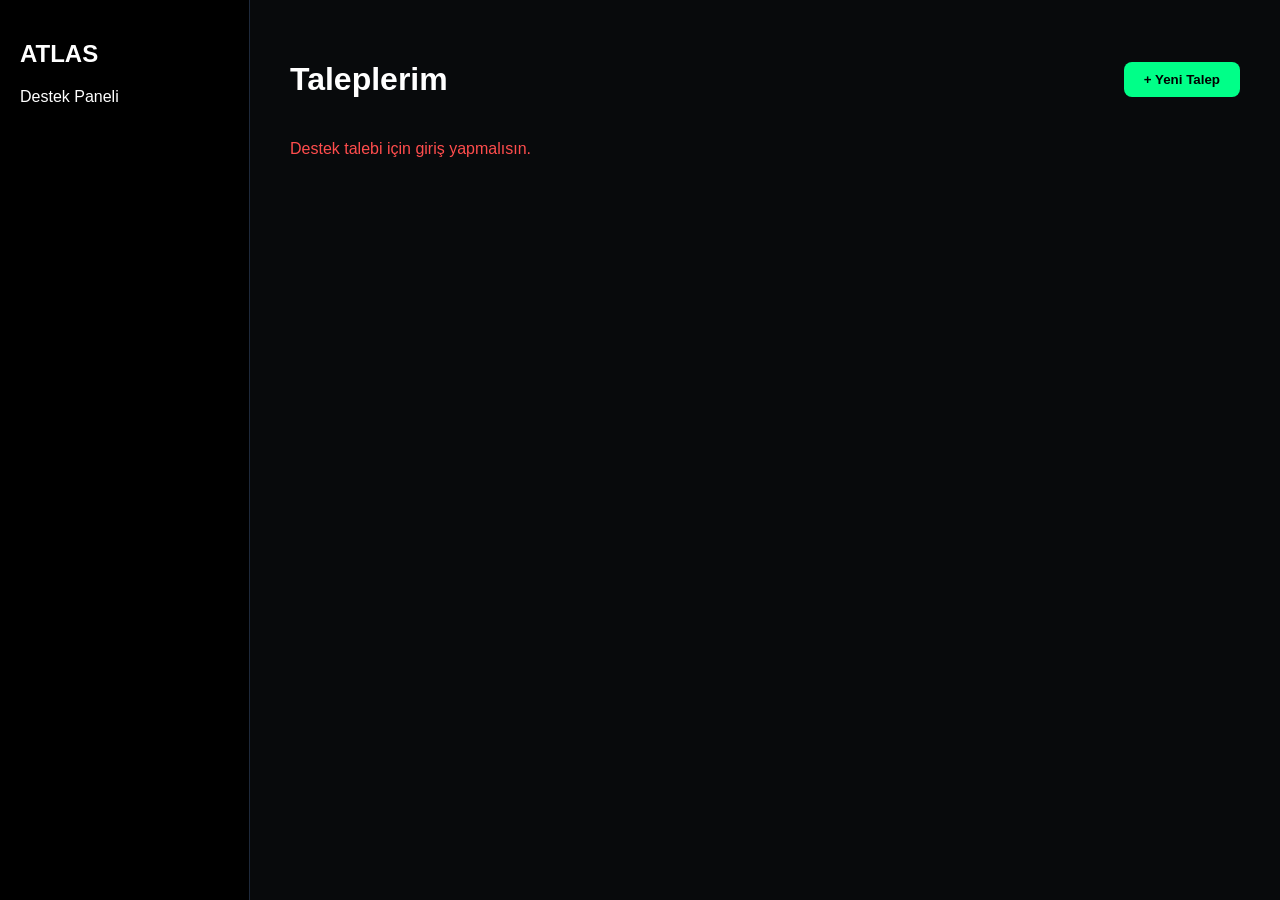
<file: suppport.html>
<!DOCTYPE html>
<html lang="tr">
<head>
    <meta charset="UTF-8">
    <title>AtlasNetwork | Destek</title>
    <link rel="stylesheet" href="https://cdnjs.cloudflare.com/ajax/libs/font-awesome/6.4.0/css/all.min.css">
    <style>
        :root { --bg: #080a0c; --card: #111418; --primary: #00ff88; --text: #fff; --border: #1e293b; --muted:#8b949e; }
        body { background: var(--bg); color: var(--text); font-family: sans-serif; margin: 0; display: flex; }
        .sidebar { width: 250px; background: #000; height: 100vh; padding: 20px; border-right: 1px solid var(--border); box-sizing:border-box; }
        .main { flex: 1; padding: 40px; }
        .ticket-card { background: var(--card); padding: 20px; border-radius: 12px; margin-bottom: 10px; display: flex; justify-content: space-between; align-items: center; border: 1px solid var(--border); }
        .chat-box { height: 420px; overflow-y: auto; background: #000; padding: 20px; border-radius: 10px; display: flex; flex-direction: column; gap: 10px; border:1px solid var(--border); }
        .msg { padding: 10px; border-radius: 10px; max-width: 80%; }
        .msg.admin { background: #5865f2; align-self: flex-start; }
        .msg.user { background: #1e293b; align-self: flex-end; }
        .btn { padding: 10px 20px; border-radius: 8px; border: none; cursor: pointer; background: var(--primary); font-weight: bold; }
        input { width: 100%; padding: 12px; background: #000; border: 1px solid var(--border); color: #fff; border-radius: 8px; }
    </style>
</head>
<body>
    <div class="sidebar"><h2>ATLAS</h2><p>Destek Paneli</p></div>
    <div class="main">
        <div id="listView">
            <div style="display:flex; justify-content:space-between; align-items:center; margin-bottom:20px;">
                <h1>Taleplerim</h1>
                <button class="btn" onclick="createTicket()">+ Yeni Talep</button>
            </div>
            <div id="ticketList">Yükleniyor...</div>
        </div>

        <div id="detailView" style="display:none;">
            <button onclick="showList()" style="color:#aaa; background:none; border:none; cursor:pointer;">← Geri</button>
            <h3 id="ticketTitle"></h3>
            <div class="chat-box" id="chatBox"></div>
            <p id="closedInfo" style="display:none; color:var(--muted)">Bu talep kapatıldığı için yeni mesaj gönderemezsin.</p>
            <div id="replyArea" style="margin-top:10px; display:flex; gap:10px;">
                <input type="text" id="replyText" placeholder="Mesajınız...">
                <button class="btn" onclick="sendReply()">Gönder</button>
            </div>
        </div>
    </div>

    <script>
        const API = "https://atlasnetwork.tahaozturk804.workers.dev";
        const user = decodeURIComponent((document.cookie.match(/(?:^|; )atlas_session=([^;]*)/) || [])[1] || '');
        let activeId = null;

        async function loadTickets() {
            const list = document.getElementById('ticketList');
            if (!user) {
                list.innerHTML = '<p style="color:#ff4d4d;">Destek talebi için giriş yapmalısın.</p>';
                return;
            }

            const res = await fetch(`${API}/my-tickets`, {
                method: 'POST', headers: { 'Content-Type': 'application/json' }, body: JSON.stringify({ user })
            });
            if (!res.ok) return list.innerHTML = '<p style="color:#ff4d4d;">Talepler yüklenemedi.</p>';
            const data = await res.json();
            if (!data.length) return list.innerHTML = '<p style="color:var(--muted)">Henüz talebin yok.</p>';

            list.innerHTML = data.map(t => `
                <div class="ticket-card">
                    <div>
                        <b>${t.title}</b><br>
                        <small style="color:var(--muted)">${t.category || 'Genel'} • ${t.status || 'Açık'}</small>
                    </div>
                    <button class="btn" onclick="viewTicket('${t.id}')">Detay</button>
                </div>
            `).join('');
        }

        async function viewTicket(id) {
            activeId = id;
            const res = await fetch(`${API}/my-tickets`, {
                method: 'POST', headers: { 'Content-Type': 'application/json' }, body: JSON.stringify({ user })
            });
            const t = (await res.json()).find(x => x.id === id);
            if (!t) return alert('Talep bulunamadı.');

            document.getElementById('ticketTitle').textContent = t.title;
            document.getElementById('chatBox').innerHTML = (t.messages || []).map(m => `
                <div class="msg ${m.sender === 'Admin' ? 'admin' : 'user'}">
                    <div style="font-size:11px; opacity:.75; margin-bottom:4px;">${m.sender}</div>
                    <div>${m.text}</div>
                </div>
            `).join('');

            const isClosed = t.status === 'Kapandı';
            document.getElementById('closedInfo').style.display = isClosed ? 'block' : 'none';
            document.getElementById('replyArea').style.display = isClosed ? 'none' : 'flex';

            document.getElementById('listView').style.display = 'none';
            document.getElementById('detailView').style.display = 'block';
            const cb = document.getElementById('chatBox'); cb.scrollTop = cb.scrollHeight;
        }

        async function sendReply() {
            const text = document.getElementById('replyText').value.trim();
            if (!text || !activeId) return;
            const res = await fetch(`${API}/reply-ticket`, {
                method: 'POST', headers: { 'Content-Type': 'application/json' }, body: JSON.stringify({ ticketId: activeId, sender: user, text })
            });
            if (!res.ok) return alert(await res.text());
            document.getElementById('replyText').value = '';
            viewTicket(activeId);
        }

        async function createTicket() {
            const title = prompt('Konu:');
            const message = prompt('Mesajınız:');
            const category = prompt('Kategori:', 'Genel') || 'Genel';
            if (!title || !message) return;

            const res = await fetch(`${API}/create-ticket`, {
                method: 'POST', headers: { 'Content-Type': 'application/json' }, body: JSON.stringify({ user, title, category, message })
            });
            if (!res.ok) return alert(await res.text());
            loadTickets();
        }

        function showList() {
            document.getElementById('detailView').style.display = 'none';
            document.getElementById('listView').style.display = 'block';
        }

        loadTickets();
    </script>
</body>
</html>
</file>
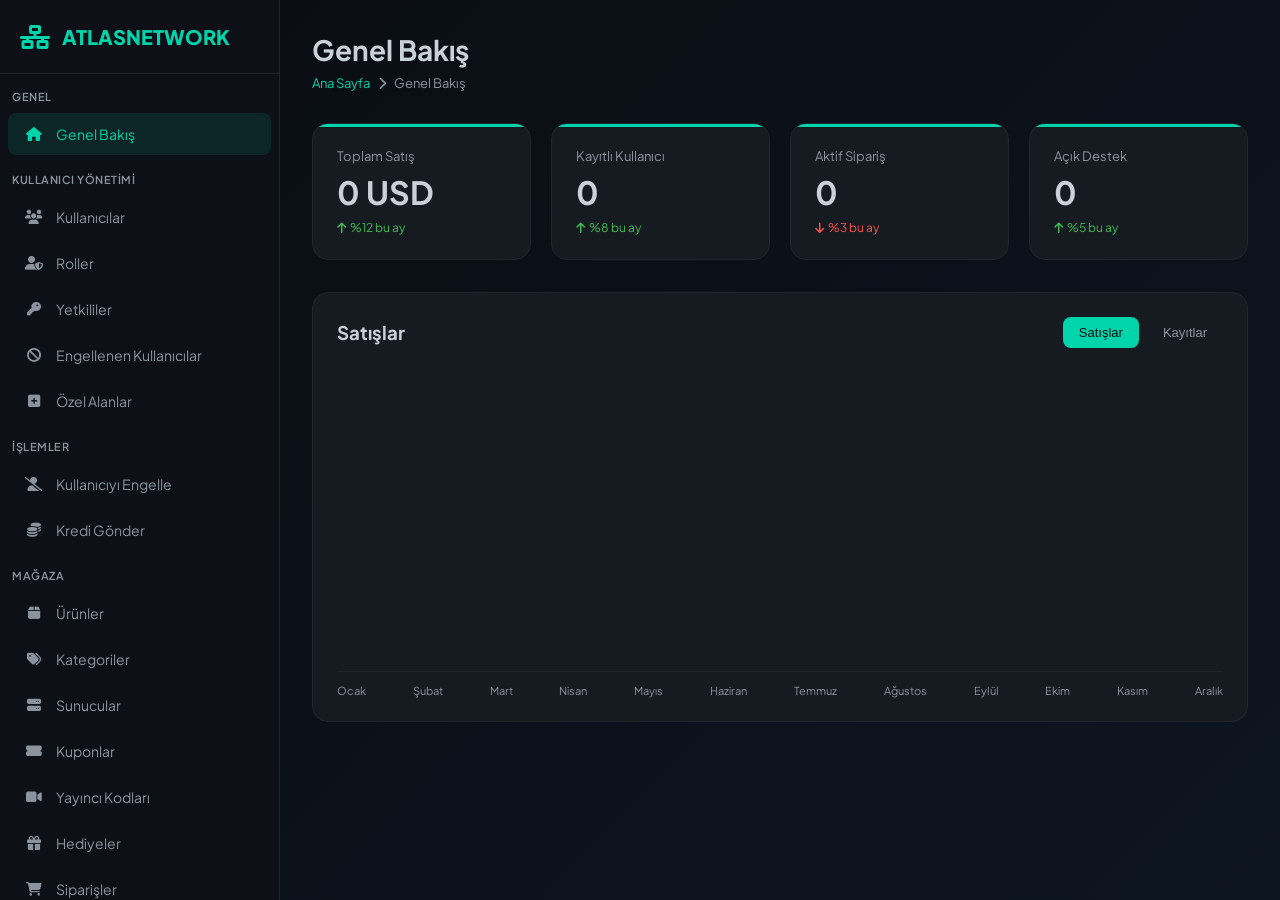
<file: yedekadmin.html>
<!DOCTYPE html>
<html lang="tr">
<head>
    <meta charset="UTF-8">
    <meta name="viewport" content="width=device-width, initial-scale=1.0">
    <title>AtlasNetwork Master Panel</title>
    <link rel="stylesheet" href="https://cdnjs.cloudflare.com/ajax/libs/font-awesome/6.4.0/css/all.min.css">
    <link href="https://fonts.googleapis.com/css2?family=Plus+Jakarta+Sans:wght@400;500;600;700;800&display=swap" rel="stylesheet">
    <style>
        :root {
            --primary: #00d4aa;
            --primary-dim: rgba(0, 212, 170, 0.1);
            --bg: #0a0e14;
            --sidebar: #0d1117;
            --card: #161b22;
            --border: #21262d;
            --text: #c9d1d9;
            --text-dim: #8b949e;
            --danger: #f85149;
            --warning: #d29922;
            --success: #3fb950;
        }
        * { box-sizing: border-box; margin: 0; padding: 0; }
        body {
            font-family: 'Plus Jakarta Sans', sans-serif;
            background: var(--bg);
            color: var(--text);
            display: flex;
            min-height: 100vh;
        }

        /* Sidebar */
        .sidebar {
            width: 280px;
            background: var(--sidebar);
            border-right: 1px solid var(--border);
            display: flex;
            flex-direction: column;
            position: fixed;
            height: 100vh;
            overflow-y: auto;
            z-index: 100;
        }
        .sidebar::-webkit-scrollbar { width: 4px; }
        .sidebar::-webkit-scrollbar-thumb { background: var(--border); border-radius: 4px; }

        .logo {
            padding: 24px 20px;
            font-size: 20px;
            font-weight: 800;
            color: var(--primary);
            display: flex;
            align-items: center;
            gap: 12px;
            border-bottom: 1px solid var(--border);
        }
        .logo i { font-size: 24px; }

        .nav-section {
            padding: 16px 12px 8px;
            font-size: 11px;
            font-weight: 600;
            color: var(--text-dim);
            text-transform: uppercase;
            letter-spacing: 0.5px;
        }

        .nav-item {
            display: flex;
            align-items: center;
            gap: 12px;
            padding: 12px 16px;
            margin: 2px 8px;
            color: var(--text-dim);
            cursor: pointer;
            border-radius: 8px;
            transition: all 0.2s;
            font-size: 14px;
        }
        .nav-item:hover {
            background: var(--primary-dim);
            color: var(--text);
        }
        .nav-item.active {
            background: var(--primary-dim);
            color: var(--primary);
        }
        .nav-item i { width: 20px; text-align: center; }

        /* Main Content */
        .main {
            flex: 1;
            margin-left: 280px;
            padding: 32px;
            background: linear-gradient(135deg, var(--bg) 0%, #0d1520 100%);
            min-height: 100vh;
        }

        .page-header {
            display: flex;
            justify-content: space-between;
            align-items: center;
            margin-bottom: 32px;
        }
        .page-title {
            font-size: 28px;
            font-weight: 700;
        }
        .breadcrumb {
            display: flex;
            align-items: center;
            gap: 8px;
            color: var(--text-dim);
            font-size: 13px;
            margin-top: 8px;
        }
        .breadcrumb a { color: var(--primary); text-decoration: none; }

        /* Cards */
        .card {
            background: var(--card);
            border: 1px solid var(--border);
            border-radius: 16px;
            padding: 24px;
            margin-bottom: 24px;
        }
        .card-header {
            display: flex;
            justify-content: space-between;
            align-items: center;
            margin-bottom: 20px;
        }
        .card-title {
            font-size: 16px;
            font-weight: 600;
        }

        /* Stats Grid */
        .stats-grid {
            display: grid;
            grid-template-columns: repeat(auto-fit, minmax(200px, 1fr));
            gap: 20px;
            margin-bottom: 32px;
        }
        .stat-card {
            background: var(--card);
            border: 1px solid var(--border);
            border-radius: 16px;
            padding: 24px;
            position: relative;
            overflow: hidden;
        }
        .stat-card::before {
            content: '';
            position: absolute;
            top: 0;
            left: 0;
            right: 0;
            height: 3px;
            background: var(--primary);
        }
        .stat-label {
            font-size: 13px;
            color: var(--text-dim);
            margin-bottom: 8px;
        }
        .stat-value {
            font-size: 32px;
            font-weight: 700;
        }
        .stat-change {
            font-size: 12px;
            margin-top: 8px;
            display: flex;
            align-items: center;
            gap: 4px;
        }
        .stat-change.up { color: var(--success); }
        .stat-change.down { color: var(--danger); }

        /* Chart */
        .chart-container {
            background: var(--card);
            border: 1px solid var(--border);
            border-radius: 16px;
            padding: 24px;
            margin-bottom: 24px;
        }
        .chart-header {
            display: flex;
            justify-content: space-between;
            align-items: center;
            margin-bottom: 24px;
        }
        .chart-tabs {
            display: flex;
            gap: 8px;
        }
        .chart-tab {
            padding: 8px 16px;
            border-radius: 8px;
            font-size: 13px;
            cursor: pointer;
            background: transparent;
            color: var(--text-dim);
            border: none;
        }
        .chart-tab.active {
            background: var(--primary);
            color: var(--bg);
        }
        .chart-area {
            height: 300px;
            display: flex;
            align-items: flex-end;
            gap: 8px;
            padding: 20px 0;
            border-bottom: 1px solid var(--border);
        }
        .chart-bar {
            flex: 1;
            background: linear-gradient(180deg, var(--primary) 0%, rgba(0, 212, 170, 0.3) 100%);
            border-radius: 4px 4px 0 0;
            min-height: 10px;
            transition: height 0.3s;
        }
        .chart-labels {
            display: flex;
            justify-content: space-between;
            padding-top: 12px;
            font-size: 11px;
            color: var(--text-dim);
        }

        /* Tables */
        table {
            width: 100%;
            border-collapse: collapse;
        }
        th {
            text-align: left;
            padding: 16px;
            font-size: 11px;
            font-weight: 600;
            color: var(--text-dim);
            text-transform: uppercase;
            letter-spacing: 0.5px;
            border-bottom: 1px solid var(--border);
        }
        td {
            padding: 16px;
            border-bottom: 1px solid var(--border);
            font-size: 14px;
        }
        tr:hover { background: rgba(255,255,255,0.02); }

        .user-cell {
            display: flex;
            align-items: center;
            gap: 12px;
        }
        .user-avatar {
            width: 40px;
            height: 40px;
            border-radius: 10px;
            background: var(--primary-dim);
            display: flex;
            align-items: center;
            justify-content: center;
            color: var(--primary);
            font-weight: 600;
        }
        .user-info { display: flex; flex-direction: column; }
        .user-name { font-weight: 600; }
        .user-email { font-size: 12px; color: var(--text-dim); }

        .badge {
            padding: 4px 12px;
            border-radius: 20px;
            font-size: 12px;
            font-weight: 500;
        }
        .badge-admin { background: rgba(168, 85, 247, 0.2); color: #a855f7; }
        .badge-vip { background: rgba(234, 179, 8, 0.2); color: #eab308; }
        .badge-user { background: rgba(59, 130, 246, 0.2); color: #3b82f6; }
        .badge-success { background: rgba(34, 197, 94, 0.2); color: #22c55e; }
        .badge-warning { background: rgba(234, 179, 8, 0.2); color: #eab308; }
        .badge-danger { background: rgba(239, 68, 68, 0.2); color: #ef4444; }

        /* Buttons */
        .btn {
            padding: 10px 20px;
            border-radius: 8px;
            font-size: 14px;
            font-weight: 600;
            cursor: pointer;
            border: none;
            display: inline-flex;
            align-items: center;
            gap: 8px;
            transition: all 0.2s;
        }
        .btn-primary {
            background: var(--primary);
            color: var(--bg);
        }
        .btn-primary:hover { opacity: 0.9; transform: translateY(-1px); }
        .btn-secondary {
            background: var(--border);
            color: var(--text);
        }
        .btn-danger {
            background: var(--danger);
            color: #fff;
        }
        .btn-sm {
            padding: 6px 12px;
            font-size: 12px;
        }
        .btn-icon {
            width: 36px;
            height: 36px;
            padding: 0;
            display: flex;
            align-items: center;
            justify-content: center;
            border-radius: 8px;
            background: var(--border);
            color: var(--text);
            border: none;
            cursor: pointer;
        }
        .btn-icon:hover { background: var(--primary-dim); color: var(--primary); }

        /* Forms */
        .form-group {
            margin-bottom: 20px;
        }
        .form-label {
            display: block;
            font-size: 13px;
            font-weight: 500;
            color: var(--text-dim);
            margin-bottom: 8px;
        }
        .form-input {
            width: 100%;
            padding: 12px 16px;
            background: var(--bg);
            border: 1px solid var(--border);
            border-radius: 8px;
            color: var(--text);
            font-size: 14px;
            transition: all 0.2s;
        }
        .form-input:focus {
            outline: none;
            border-color: var(--primary);
            box-shadow: 0 0 0 3px var(--primary-dim);
        }
        .form-row {
            display: grid;
            grid-template-columns: repeat(2, 1fr);
            gap: 16px;
        }

        /* Modal */
        .modal-overlay {
            display: none;
            position: fixed;
            top: 0;
            left: 0;
            right: 0;
            bottom: 0;
            background: rgba(0, 0, 0, 0.8);
            backdrop-filter: blur(4px);
            z-index: 1000;
            justify-content: center;
            align-items: center;
        }
        .modal-overlay.active { display: flex; }
        .modal {
            background: var(--card);
            border: 1px solid var(--border);
            border-radius: 20px;
            padding: 32px;
            width: 100%;
            max-width: 500px;
            animation: modalIn 0.3s;
        }
        @keyframes modalIn {
            from { opacity: 0; transform: scale(0.95) translateY(20px); }
            to { opacity: 1; transform: scale(1) translateY(0); }
        }
        .modal-header {
            display: flex;
            justify-content: space-between;
            align-items: center;
            margin-bottom: 24px;
        }
        .modal-title {
            font-size: 20px;
            font-weight: 700;
        }
        .modal-close {
            width: 36px;
            height: 36px;
            border-radius: 8px;
            border: none;
            background: var(--border);
            color: var(--text);
            cursor: pointer;
            display: flex;
            align-items: center;
            justify-content: center;
        }
        .modal-footer {
            display: flex;
            justify-content: flex-end;
            gap: 12px;
            margin-top: 24px;
        }

        /* Section visibility */
        .section { display: none; }
        .section.active { display: block; animation: fadeIn 0.3s; }
        @keyframes fadeIn { from { opacity: 0; } to { opacity: 1; } }

        /* Search */
        .search-box {
            position: relative;
            max-width: 300px;
        }
        .search-box i {
            position: absolute;
            left: 14px;
            top: 50%;
            transform: translateY(-50%);
            color: var(--text-dim);
        }
        .search-box input {
            width: 100%;
            padding: 10px 16px 10px 42px;
            background: var(--bg);
            border: 1px solid var(--border);
            border-radius: 8px;
            color: var(--text);
            font-size: 14px;
        }
        .search-box input:focus {
            outline: none;
            border-color: var(--primary);
        }

        /* Empty state */
        .empty-state {
            text-align: center;
            padding: 60px 20px;
            color: var(--text-dim);
        }
        .empty-state i {
            font-size: 48px;
            margin-bottom: 16px;
            opacity: 0.5;
        }

        /* Actions dropdown */
        .actions-cell {
            display: flex;
            gap: 8px;
        }
    </style>
</head>
<body>
    <!-- Sidebar -->
    <div class="sidebar">
        <div class="logo">
            <i class="fas fa-network-wired"></i>
            ATLASNETWORK
        </div>

        <!-- Genel Bakış -->
        <div class="nav-section">Genel</div>
        <div class="nav-item active" onclick="showSection('dashboard', this)">
            <i class="fas fa-home"></i> Genel Bakış
        </div>

        <!-- Kullanıcı Yönetimi -->
        <div class="nav-section">Kullanıcı Yönetimi</div>
        <div class="nav-item" onclick="showSection('users', this)">
            <i class="fas fa-users"></i> Kullanıcılar
        </div>
        <div class="nav-item" onclick="showSection('roles', this)">
            <i class="fas fa-user-shield"></i> Roller
        </div>
        <div class="nav-item" onclick="showSection('permissions', this)">
            <i class="fas fa-key"></i> Yetkililer
        </div>
        <div class="nav-item" onclick="showSection('banned', this)">
            <i class="fas fa-ban"></i> Engellenen Kullanıcılar
        </div>
        <div class="nav-item" onclick="showSection('customfields', this)">
            <i class="fas fa-plus-square"></i> Özel Alanlar
        </div>

        <!-- İşlemler -->
        <div class="nav-section">İşlemler</div>
        <div class="nav-item" onclick="showSection('banuser', this)">
            <i class="fas fa-user-slash"></i> Kullanıcıyı Engelle
        </div>
        <div class="nav-item" onclick="showSection('sendcredit', this)">
            <i class="fas fa-coins"></i> Kredi Gönder
        </div>

        <!-- Mağaza -->
        <div class="nav-section">Mağaza</div>
        <div class="nav-item" onclick="showSection('products', this)">
            <i class="fas fa-box"></i> Ürünler
        </div>
        <div class="nav-item" onclick="showSection('categories', this)">
            <i class="fas fa-tags"></i> Kategoriler
        </div>
        <div class="nav-item" onclick="showSection('servers', this)">
            <i class="fas fa-server"></i> Sunucular
        </div>
        <div class="nav-item" onclick="showSection('coupons', this)">
            <i class="fas fa-ticket-alt"></i> Kuponlar
        </div>
        <div class="nav-item" onclick="showSection('creatorcodes', this)">
            <i class="fas fa-video"></i> Yayıncı Kodları
        </div>
        <div class="nav-item" onclick="showSection('gifts', this)">
            <i class="fas fa-gift"></i> Hediyeler
        </div>
        <div class="nav-item" onclick="showSection('orders', this)">
            <i class="fas fa-shopping-cart"></i> Siparişler
        </div>
        <div class="nav-item" onclick="showSection('payments', this)">
            <i class="fas fa-credit-card"></i> Ödemeler
        </div>
        <div class="nav-item" onclick="showSection('viptables', this)">
            <i class="fas fa-crown"></i> VIP Tabloları
        </div>
        <div class="nav-item" onclick="showSection('bulkdiscount', this)">
            <i class="fas fa-percentage"></i> Toplu İndirim
        </div>
        <div class="nav-item" onclick="showSection('communitygoals', this)">
            <i class="fas fa-bullseye"></i> Topluluk Hedefleri
        </div>
        <div class="nav-item" onclick="showSection('variables', this)">
            <i class="fas fa-code"></i> Değişkenler
        </div>

        <!-- Destek -->
        <div class="nav-section">Destek</div>
        <div class="nav-item" onclick="showSection('tickets', this)">
            <i class="fas fa-headset"></i> Talepler
        </div>
        <div class="nav-item" onclick="showSection('ticketcategories', this)">
            <i class="fas fa-folder"></i> Kategoriler
        </div>
        <div class="nav-item" onclick="showSection('quickreplies', this)">
            <i class="fas fa-reply"></i> Hızlı Cevaplar
        </div>

        <!-- Yardım Merkezi -->
        <div class="nav-section">Yardım Merkezi</div>
        <div class="nav-item" onclick="showSection('articles', this)">
            <i class="fas fa-newspaper"></i> Makaleler
        </div>
        <div class="nav-item" onclick="showSection('topics', this)">
            <i class="fas fa-list"></i> Konular
        </div>

        <!-- Başvurular -->
        <div class="nav-section">Başvurular</div>
        <div class="nav-item" onclick="showSection('appforms', this)">
            <i class="fas fa-file-alt"></i> Başvuru Formları
        </div>
        <div class="nav-item" onclick="showSection('applications', this)">
            <i class="fas fa-clipboard-check"></i> Başvurular
        </div>

        <!-- Özel Formlar -->
        <div class="nav-section">Özel Formlar</div>
        <div class="nav-item" onclick="showSection('customforms', this)">
            <i class="fas fa-file-invoice"></i> Özel Formlar
        </div>
        <div class="nav-item" onclick="showSection('formresponses', this)">
            <i class="fas fa-comments"></i> Yanıtlar
        </div>

        <!-- Sistem -->
        <div class="nav-section">Sistem</div>
        <div class="nav-item" onclick="showSection('logs', this)">
            <i class="fas fa-terminal"></i> Sistem Logları
        </div>
        <div class="nav-item" onclick="showSection('settings', this)">
            <i class="fas fa-cog"></i> Ayarlar
        </div>
    </div>

    <!-- Main Content -->
    <div class="main">
        <!-- Dashboard -->
        <div id="sec-dashboard" class="section active">
            <div class="page-header">
                <div>
                    <h1 class="page-title">Genel Bakış</h1>
                    <div class="breadcrumb">
                        <a href="#">Ana Sayfa</a> <i class="fas fa-chevron-right"></i> Genel Bakış
                    </div>
                </div>
            </div>

            <div class="stats-grid">
                <div class="stat-card">
                    <div class="stat-label">Toplam Satış</div>
                    <div class="stat-value" id="stat-sales">0 USD</div>
                    <div class="stat-change up"><i class="fas fa-arrow-up"></i> %12 bu ay</div>
                </div>
                <div class="stat-card">
                    <div class="stat-label">Kayıtlı Kullanıcı</div>
                    <div class="stat-value" id="stat-users">0</div>
                    <div class="stat-change up"><i class="fas fa-arrow-up"></i> %8 bu ay</div>
                </div>
                <div class="stat-card">
                    <div class="stat-label">Aktif Sipariş</div>
                    <div class="stat-value" id="stat-orders">0</div>
                    <div class="stat-change down"><i class="fas fa-arrow-down"></i> %3 bu ay</div>
                </div>
                <div class="stat-card">
                    <div class="stat-label">Açık Destek</div>
                    <div class="stat-value" id="stat-tickets">0</div>
                    <div class="stat-change up"><i class="fas fa-arrow-up"></i> %5 bu ay</div>
                </div>
            </div>

            <div class="chart-container">
                <div class="chart-header">
                    <h3>Satışlar</h3>
                    <div class="chart-tabs">
                        <button class="chart-tab active">Satışlar</button>
                        <button class="chart-tab">Kayıtlar</button>
                    </div>
                </div>
                <div class="chart-area" id="chart-bars"></div>
                <div class="chart-labels">
                    <span>Ocak</span><span>Şubat</span><span>Mart</span><span>Nisan</span><span>Mayıs</span>
                    <span>Haziran</span><span>Temmuz</span><span>Ağustos</span><span>Eylül</span><span>Ekim</span>
                    <span>Kasım</span><span>Aralık</span>
                </div>
            </div>
        </div>

        <!-- Users Section -->
        <div id="sec-users" class="section">
            <div class="page-header">
                <div>
                    <h1 class="page-title">Kullanıcılar</h1>
                    <div class="breadcrumb">
                        <a href="#">Kullanıcı Yönetimi</a> <i class="fas fa-chevron-right"></i> Kullanıcılar
                    </div>
                </div>
                <div class="search-box">
                    <i class="fas fa-search"></i>
                    <input type="text" placeholder="Kullanıcı ara..." id="searchUsers" onkeyup="filterTable('usersTable', this.value)">
                </div>
            </div>
            <div class="card">
                <table id="usersTable">
                    <thead>
                        <tr>
                            <th>Kullanıcı</th>
                            <th>Bakiye</th>
                            <th>Rol</th>
                            <th>Durum</th>
                            <th>İşlemler</th>
                        </tr>
                    </thead>
                    <tbody id="usersList"></tbody>
                </table>
            </div>
        </div>

        <!-- Roles Section -->
        <div id="sec-roles" class="section">
            <div class="page-header">
                <div>
                    <h1 class="page-title">Roller</h1>
                    <div class="breadcrumb">
                        <a href="#">Kullanıcı Yönetimi</a> <i class="fas fa-chevron-right"></i> Roller
                    </div>
                </div>
                <button class="btn btn-primary" onclick="openModal('roleModal')">
                    <i class="fas fa-plus"></i> Yeni Rol
                </button>
            </div>
            <div class="card">
                <table>
                    <thead>
                        <tr>
                            <th>Rol Adı</th>
                            <th>Renk</th>
                            <th>Kullanıcı Sayısı</th>
                            <th>İşlemler</th>
                        </tr>
                    </thead>
                    <tbody id="rolesList"></tbody>
                </table>
            </div>
        </div>

        <!-- Permissions Section -->
        <div id="sec-permissions" class="section">
            <div class="page-header">
                <div>
                    <h1 class="page-title">Yetkililer</h1>
                    <div class="breadcrumb">
                        <a href="#">Kullanıcı Yönetimi</a> <i class="fas fa-chevron-right"></i> Yetkililer
                    </div>
                </div>
            </div>
            <div class="card">
                <table>
                    <thead>
                        <tr>
                            <th>Kullanıcı</th>
                            <th>Rol</th>
                            <th>Yetkiler</th>
                            <th>İşlemler</th>
                        </tr>
                    </thead>
                    <tbody id="permissionsList"></tbody>
                </table>
            </div>
        </div>

        <!-- Banned Users Section -->
        <div id="sec-banned" class="section">
            <div class="page-header">
                <div>
                    <h1 class="page-title">Engellenen Kullanıcılar</h1>
                    <div class="breadcrumb">
                        <a href="#">Kullanıcı Yönetimi</a> <i class="fas fa-chevron-right"></i> Engellenen
                    </div>
                </div>
            </div>
            <div class="card">
                <table>
                    <thead>
                        <tr>
                            <th>Kullanıcı</th>
                            <th>Sebep</th>
                            <th>Tarih</th>
                            <th>İşlemler</th>
                        </tr>
                    </thead>
                    <tbody id="bannedList"></tbody>
                </table>
            </div>
        </div>

        <!-- Custom Fields Section -->
        <div id="sec-customfields" class="section">
            <div class="page-header">
                <div>
                    <h1 class="page-title">Özel Alanlar</h1>
                    <div class="breadcrumb">
                        <a href="#">Kullanıcı Yönetimi</a> <i class="fas fa-chevron-right"></i> Özel Alanlar
                    </div>
                </div>
                <button class="btn btn-primary" onclick="openModal('customFieldModal')">
                    <i class="fas fa-plus"></i> Yeni Alan
                </button>
            </div>
            <div class="card">
                <table>
                    <thead>
                        <tr>
                            <th>Alan Adı</th>
                            <th>Tip</th>
                            <th>Zorunlu</th>
                            <th>İşlemler</th>
                        </tr>
                    </thead>
                    <tbody id="customFieldsList"></tbody>
                </table>
            </div>
        </div>

        <!-- Ban User Section -->
        <div id="sec-banuser" class="section">
            <div class="page-header">
                <div>
                    <h1 class="page-title">Kullanıcıyı Engelle</h1>
                    <div class="breadcrumb">
                        <a href="#">İşlemler</a> <i class="fas fa-chevron-right"></i> Engelle
                    </div>
                </div>
            </div>
            <div class="card" style="max-width: 600px;">
                <div class="form-group">
                    <label class="form-label">Kullanıcı Adı</label>
                    <input type="text" class="form-input" id="banUsername" placeholder="Kullanıcı adını girin">
                </div>
                <div class="form-group">
                    <label class="form-label">Engelleme Sebebi</label>
                    <input type="text" class="form-input" id="banReason" placeholder="Engelleme sebebini girin">
                </div>
                <button class="btn btn-danger" onclick="banUser()">
                    <i class="fas fa-ban"></i> Kullanıcıyı Engelle
                </button>
            </div>
        </div>

        <!-- Send Credit Section -->
        <div id="sec-sendcredit" class="section">
            <div class="page-header">
                <div>
                    <h1 class="page-title">Kredi Gönder</h1>
                    <div class="breadcrumb">
                        <a href="#">İşlemler</a> <i class="fas fa-chevron-right"></i> Kredi Gönder
                    </div>
                </div>
            </div>
            <div class="card" style="max-width: 600px;">
                <div class="form-group">
                    <label class="form-label">Kullanıcı Adı</label>
                    <input type="text" class="form-input" id="creditUsername" placeholder="Kullanıcı adını girin">
                </div>
                <div class="form-group">
                    <label class="form-label">Miktar (USD)</label>
                    <input type="number" class="form-input" id="creditAmount" placeholder="Gönderilecek miktar">
                </div>
                <button class="btn btn-primary" onclick="sendCredit()">
                    <i class="fas fa-paper-plane"></i> Kredi Gönder
                </button>
            </div>
        </div>

        <!-- Products Section -->
        <div id="sec-products" class="section">
            <div class="page-header">
                <div>
                    <h1 class="page-title">Ürünler</h1>
                    <div class="breadcrumb">
                        <a href="#">Mağaza</a> <i class="fas fa-chevron-right"></i> Ürünler
                    </div>
                </div>
                <button class="btn btn-primary" onclick="openModal('productModal')">
                    <i class="fas fa-plus"></i> Yeni Ürün
                </button>
            </div>
            <div class="card">
                <table>
                    <thead>
                        <tr>
                            <th>Ürün Adı</th>
                            <th>Kategori</th>
                            <th>Fiyat</th>
                            <th>Stok</th>
                            <th>İşlemler</th>
                        </tr>
                    </thead>
                    <tbody id="productsList"></tbody>
                </table>
            </div>
        </div>

        <!-- Categories Section -->
        <div id="sec-categories" class="section">
            <div class="page-header">
                <div>
                    <h1 class="page-title">Kategoriler</h1>
                    <div class="breadcrumb">
                        <a href="#">Mağaza</a> <i class="fas fa-chevron-right"></i> Kategoriler
                    </div>
                </div>
                <button class="btn btn-primary" onclick="openModal('categoryModal')">
                    <i class="fas fa-plus"></i> Yeni Kategori
                </button>
            </div>
            <div class="card">
                <table>
                    <thead>
                        <tr>
                            <th>Kategori Adı</th>
                            <th>Ürün Sayısı</th>
                            <th>Durum</th>
                            <th>İşlemler</th>
                        </tr>
                    </thead>
                    <tbody id="categoriesList"></tbody>
                </table>
            </div>
        </div>

        <!-- Servers Section -->
        <div id="sec-servers" class="section">
            <div class="page-header">
                <div>
                    <h1 class="page-title">Sunucular</h1>
                    <div class="breadcrumb">
                        <a href="#">Mağaza</a> <i class="fas fa-chevron-right"></i> Sunucular
                    </div>
                </div>
                <button class="btn btn-primary" onclick="openModal('serverModal')">
                    <i class="fas fa-plus"></i> Yeni Sunucu
                </button>
            </div>
            <div class="card">
                <table>
                    <thead>
                        <tr>
                            <th>Sunucu Adı</th>
                            <th>IP Adresi</th>
                            <th>Durum</th>
                            <th>İşlemler</th>
                        </tr>
                    </thead>
                    <tbody id="serversList"></tbody>
                </table>
            </div>
        </div>

        <!-- Coupons Section -->
        <div id="sec-coupons" class="section">
            <div class="page-header">
                <div>
                    <h1 class="page-title">Kuponlar</h1>
                    <div class="breadcrumb">
                        <a href="#">Mağaza</a> <i class="fas fa-chevron-right"></i> Kuponlar
                    </div>
                </div>
                <button class="btn btn-primary" onclick="openModal('couponModal')">
                    <i class="fas fa-plus"></i> Yeni Kupon
                </button>
            </div>
            <div class="card">
                <table>
                    <thead>
                        <tr>
                            <th>Kupon Kodu</th>
                            <th>İndirim</th>
                            <th>Kullanım</th>
                            <th>Son Kullanma</th>
                            <th>İşlemler</th>
                        </tr>
                    </thead>
                    <tbody id="couponsList"></tbody>
                </table>
            </div>
        </div>

        <!-- Creator Codes Section -->
        <div id="sec-creatorcodes" class="section">
            <div class="page-header">
                <div>
                    <h1 class="page-title">Yayıncı Kodları</h1>
                    <div class="breadcrumb">
                        <a href="#">Mağaza</a> <i class="fas fa-chevron-right"></i> Yayıncı Kodları
                    </div>
                </div>
                <button class="btn btn-primary" onclick="openModal('creatorCodeModal')">
                    <i class="fas fa-plus"></i> Yeni Kod
                </button>
            </div>
            <div class="card">
                <table>
                    <thead>
                        <tr>
                            <th>Yayıncı</th>
                            <th>Kod</th>
                            <th>Komisyon</th>
                            <th>Toplam Satış</th>
                            <th>İşlemler</th>
                        </tr>
                    </thead>
                    <tbody id="creatorCodesList"></tbody>
                </table>
            </div>
        </div>

        <!-- Gifts Section -->
        <div id="sec-gifts" class="section">
            <div class="page-header">
                <div>
                    <h1 class="page-title">Hediyeler</h1>
                    <div class="breadcrumb">
                        <a href="#">Mağaza</a> <i class="fas fa-chevron-right"></i> Hediyeler
                    </div>
                </div>
                <button class="btn btn-primary" onclick="openModal('giftModal')">
                    <i class="fas fa-plus"></i> Yeni Hediye
                </button>
            </div>
            <div class="card">
                <table>
                    <thead>
                        <tr>
                            <th>Hediye Adı</th>
                            <th>Değer</th>
                            <th>Koşul</th>
                            <th>İşlemler</th>
                        </tr>
                    </thead>
                    <tbody id="giftsList"></tbody>
                </table>
            </div>
        </div>

        <!-- Orders Section -->
        <div id="sec-orders" class="section">
            <div class="page-header">
                <div>
                    <h1 class="page-title">Siparişler</h1>
                    <div class="breadcrumb">
                        <a href="#">Mağaza</a> <i class="fas fa-chevron-right"></i> Siparişler
                    </div>
                </div>
            </div>
            <div class="card">
                <table>
                    <thead>
                        <tr>
                            <th>Sipariş No</th>
                            <th>Kullanıcı</th>
                            <th>Ürün</th>
                            <th>Tutar</th>
                            <th>Durum</th>
                            <th>İşlemler</th>
                        </tr>
                    </thead>
                    <tbody id="ordersList"></tbody>
                </table>
            </div>
        </div>

        <!-- Payments Section -->
        <div id="sec-payments" class="section">
            <div class="page-header">
                <div>
                    <h1 class="page-title">Ödemeler</h1>
                    <div class="breadcrumb">
                        <a href="#">Mağaza</a> <i class="fas fa-chevron-right"></i> Ödemeler
                    </div>
                </div>
            </div>
            <div class="card">
                <table>
                    <thead>
                        <tr>
                            <th>İşlem ID</th>
                            <th>Kullanıcı</th>
                            <th>Yöntem</th>
                            <th>Tutar</th>
                            <th>Durum</th>
                            <th>Tarih</th>
                        </tr>
                    </thead>
                    <tbody id="paymentsList"></tbody>
                </table>
            </div>
        </div>

        <!-- VIP Tables Section -->
        <div id="sec-viptables" class="section">
            <div class="page-header">
                <div>
                    <h1 class="page-title">VIP Tabloları</h1>
                    <div class="breadcrumb">
                        <a href="#">Mağaza</a> <i class="fas fa-chevron-right"></i> VIP Tabloları
                    </div>
                </div>
                <button class="btn btn-primary" onclick="openModal('vipModal')">
                    <i class="fas fa-plus"></i> Yeni VIP Paketi
                </button>
            </div>
            <div class="card">
                <table>
                    <thead>
                        <tr>
                            <th>Paket Adı</th>
                            <th>Süre</th>
                            <th>Fiyat</th>
                            <th>Özellikler</th>
                            <th>İşlemler</th>
                        </tr>
                    </thead>
                    <tbody id="vipTablesList"></tbody>
                </table>
            </div>
        </div>

        <!-- Bulk Discount Section -->
        <div id="sec-bulkdiscount" class="section">
            <div class="page-header">
                <div>
                    <h1 class="page-title">Toplu İndirim</h1>
                    <div class="breadcrumb">
                        <a href="#">Mağaza</a> <i class="fas fa-chevron-right"></i> Toplu İndirim
                    </div>
                </div>
            </div>
            <div class="card" style="max-width: 600px;">
                <div class="form-group">
                    <label class="form-label">İndirim Oranı (%)</label>
                    <input type="number" class="form-input" id="bulkDiscountRate" placeholder="Örn: 20">
                </div>
                <div class="form-group">
                    <label class="form-label">Uygulanacak Kategoriler</label>
                    <select class="form-input" id="bulkDiscountCategory">
                        <option value="all">Tüm Kategoriler</option>
                    </select>
                </div>
                <button class="btn btn-primary" onclick="applyBulkDiscount()">
                    <i class="fas fa-percentage"></i> İndirimi Uygula
                </button>
            </div>
        </div>

        <!-- Community Goals Section -->
        <div id="sec-communitygoals" class="section">
            <div class="page-header">
                <div>
                    <h1 class="page-title">Topluluk Hedefleri</h1>
                    <div class="breadcrumb">
                        <a href="#">Mağaza</a> <i class="fas fa-chevron-right"></i> Topluluk Hedefleri
                    </div>
                </div>
                <button class="btn btn-primary" onclick="openModal('goalModal')">
                    <i class="fas fa-plus"></i> Yeni Hedef
                </button>
            </div>
            <div class="card">
                <table>
                    <thead>
                        <tr>
                            <th>Hedef Adı</th>
                            <th>Hedef Değer</th>
                            <th>Mevcut</th>
                            <th>İlerleme</th>
                            <th>İşlemler</th>
                        </tr>
                    </thead>
                    <tbody id="goalsList"></tbody>
                </table>
            </div>
        </div>

        <!-- Variables Section -->
        <div id="sec-variables" class="section">
            <div class="page-header">
                <div>
                    <h1 class="page-title">Değişkenler</h1>
                    <div class="breadcrumb">
                        <a href="#">Mağaza</a> <i class="fas fa-chevron-right"></i> Değişkenler
                    </div>
                </div>
                <button class="btn btn-primary" onclick="openModal('variableModal')">
                    <i class="fas fa-plus"></i> Yeni Değişken
                </button>
            </div>
            <div class="card">
                <table>
                    <thead>
                        <tr>
                            <th>Değişken Adı</th>
                            <th>Değer</th>
                            <th>Açıklama</th>
                            <th>İşlemler</th>
                        </tr>
                    </thead>
                    <tbody id="variablesList"></tbody>
                </table>
            </div>
        </div>

        <!-- Tickets Section -->
        <div id="sec-tickets" class="section">
            <div class="page-header">
                <div>
                    <h1 class="page-title">Destek Talepleri</h1>
                    <div class="breadcrumb">
                        <a href="#">Destek</a> <i class="fas fa-chevron-right"></i> Talepler
                    </div>
                </div>
            </div>
            <div class="card">
                <table>
                    <thead>
                        <tr>
                            <th>Talep No</th>
                            <th>Kullanıcı</th>
                            <th>Konu</th>
                            <th>Öncelik</th>
                            <th>Durum</th>
                            <th>İşlemler</th>
                        </tr>
                    </thead>
                    <tbody id="ticketsList"></tbody>
                </table>
            </div>
        </div>

        <!-- Ticket Categories Section -->
        <div id="sec-ticketcategories" class="section">
            <div class="page-header">
                <div>
                    <h1 class="page-title">Destek Kategorileri</h1>
                    <div class="breadcrumb">
                        <a href="#">Destek</a> <i class="fas fa-chevron-right"></i> Kategoriler
                    </div>
                </div>
                <button class="btn btn-primary" onclick="openModal('ticketCategoryModal')">
                    <i class="fas fa-plus"></i> Yeni Kategori
                </button>
            </div>
            <div class="card">
                <table>
                    <thead>
                        <tr>
                            <th>Kategori Adı</th>
                            <th>Talep Sayısı</th>
                            <th>İşlemler</th>
                        </tr>
                    </thead>
                    <tbody id="ticketCategoriesList"></tbody>
                </table>
            </div>
        </div>

        <!-- Quick Replies Section -->
        <div id="sec-quickreplies" class="section">
            <div class="page-header">
                <div>
                    <h1 class="page-title">Hızlı Cevaplar</h1>
                    <div class="breadcrumb">
                        <a href="#">Destek</a> <i class="fas fa-chevron-right"></i> Hızlı Cevaplar
                    </div>
                </div>
                <button class="btn btn-primary" onclick="openModal('quickReplyModal')">
                    <i class="fas fa-plus"></i> Yeni Cevap
                </button>
            </div>
            <div class="card">
                <table>
                    <thead>
                        <tr>
                            <th>Başlık</th>
                            <th>İçerik</th>
                            <th>İşlemler</th>
                        </tr>
                    </thead>
                    <tbody id="quickRepliesList"></tbody>
                </table>
            </div>
        </div>

        <!-- Articles Section -->
        <div id="sec-articles" class="section">
            <div class="page-header">
                <div>
                    <h1 class="page-title">Makaleler</h1>
                    <div class="breadcrumb">
                        <a href="#">Yardım Merkezi</a> <i class="fas fa-chevron-right"></i> Makaleler
                    </div>
                </div>
                <button class="btn btn-primary" onclick="openModal('articleModal')">
                    <i class="fas fa-plus"></i> Yeni Makale
                </button>
            </div>
            <div class="card">
                <table>
                    <thead>
                        <tr>
                            <th>Başlık</th>
                            <th>Konu</th>
                            <th>Görüntülenme</th>
                            <th>İşlemler</th>
                        </tr>
                    </thead>
                    <tbody id="articlesList"></tbody>
                </table>
            </div>
        </div>

        <!-- Topics Section -->
        <div id="sec-topics" class="section">
            <div class="page-header">
                <div>
                    <h1 class="page-title">Konular</h1>
                    <div class="breadcrumb">
                        <a href="#">Yardım Merkezi</a> <i class="fas fa-chevron-right"></i> Konular
                    </div>
                </div>
                <button class="btn btn-primary" onclick="openModal('topicModal')">
                    <i class="fas fa-plus"></i> Yeni Konu
                </button>
            </div>
            <div class="card">
                <table>
                    <thead>
                        <tr>
                            <th>Konu Adı</th>
                            <th>Makale Sayısı</th>
                            <th>İşlemler</th>
                        </tr>
                    </thead>
                    <tbody id="topicsList"></tbody>
                </table>
            </div>
        </div>

        <!-- Application Forms Section -->
        <div id="sec-appforms" class="section">
            <div class="page-header">
                <div>
                    <h1 class="page-title">Başvuru Formları</h1>
                    <div class="breadcrumb">
                        <a href="#">Başvurular</a> <i class="fas fa-chevron-right"></i> Formlar
                    </div>
                </div>
                <button class="btn btn-primary" onclick="openModal('appFormModal')">
                    <i class="fas fa-plus"></i> Yeni Form
                </button>
            </div>
            <div class="card">
                <table>
                    <thead>
                        <tr>
                            <th>Form Adı</th>
                            <th>Başvuru Sayısı</th>
                            <th>Durum</th>
                            <th>İşlemler</th>
                        </tr>
                    </thead>
                    <tbody id="appFormsList"></tbody>
                </table>
            </div>
        </div>

        <!-- Applications Section -->
        <div id="sec-applications" class="section">
            <div class="page-header">
                <div>
                    <h1 class="page-title">Başvurular</h1>
                    <div class="breadcrumb">
                        <a href="#">Başvurular</a> <i class="fas fa-chevron-right"></i> Liste
                    </div>
                </div>
            </div>
            <div class="card">
                <table>
                    <thead>
                        <tr>
                            <th>Başvuru No</th>
                            <th>Kullanıcı</th>
                            <th>Form</th>
                            <th>Durum</th>
                            <th>Tarih</th>
                            <th>İşlemler</th>
                        </tr>
                    </thead>
                    <tbody id="applicationsList"></tbody>
                </table>
            </div>
        </div>

        <!-- Custom Forms Section -->
        <div id="sec-customforms" class="section">
            <div class="page-header">
                <div>
                    <h1 class="page-title">Özel Formlar</h1>
                    <div class="breadcrumb">
                        <a href="#">Özel Formlar</a> <i class="fas fa-chevron-right"></i> Liste
                    </div>
                </div>
                <button class="btn btn-primary" onclick="openModal('customFormModal')">
                    <i class="fas fa-plus"></i> Yeni Form
                </button>
            </div>
            <div class="card">
                <table>
                    <thead>
                        <tr>
                            <th>Form Adı</th>
                            <th>Yanıt Sayısı</th>
                            <th>Durum</th>
                            <th>İşlemler</th>
                        </tr>
                    </thead>
                    <tbody id="customFormsList"></tbody>
                </table>
            </div>
        </div>

        <!-- Form Responses Section -->
        <div id="sec-formresponses" class="section">
            <div class="page-header">
                <div>
                    <h1 class="page-title">Yanıtlar</h1>
                    <div class="breadcrumb">
                        <a href="#">Özel Formlar</a> <i class="fas fa-chevron-right"></i> Yanıtlar
                    </div>
                </div>
            </div>
            <div class="card">
                <table>
                    <thead>
                        <tr>
                            <th>Yanıt No</th>
                            <th>Kullanıcı</th>
                            <th>Form</th>
                            <th>Tarih</th>
                            <th>İşlemler</th>
                        </tr>
                    </thead>
                    <tbody id="formResponsesList"></tbody>
                </table>
            </div>
        </div>

        <!-- Logs Section -->
        <div id="sec-logs" class="section">
            <div class="page-header">
                <div>
                    <h1 class="page-title">Sistem Logları</h1>
                    <div class="breadcrumb">
                        <a href="#">Sistem</a> <i class="fas fa-chevron-right"></i> Loglar
                    </div>
                </div>
                <button class="btn btn-secondary" onclick="refreshLogs()">
                    <i class="fas fa-sync"></i> Yenile
                </button>
            </div>
            <div class="card">
                <table>
                    <thead>
                        <tr>
                            <th>Tarih</th>
                            <th>Kullanıcı</th>
                            <th>İşlem</th>
                            <th>Detay</th>
                        </tr>
                    </thead>
                    <tbody id="logsList"></tbody>
                </table>
            </div>
        </div>

        <!-- Settings Section -->
        <div id="sec-settings" class="section">
            <div class="page-header">
                <div>
                    <h1 class="page-title">Ayarlar</h1>
                    <div class="breadcrumb">
                        <a href="#">Sistem</a> <i class="fas fa-chevron-right"></i> Ayarlar
                    </div>
                </div>
            </div>
            <div class="card" style="max-width: 600px;">
                <div class="form-group">
                    <label class="form-label">Site Adı</label>
                    <input type="text" class="form-input" id="siteName" value="AtlasNetwork">
                </div>
                <div class="form-group">
                    <label class="form-label">Para Birimi</label>
                    <select class="form-input" id="currency">
                        <option value="USD">USD ($)</option>
                        <option value="TRY">TRY (₺)</option>
                        <option value="EUR">EUR (€)</option>
                    </select>
                </div>
                <div class="form-group">
                    <label class="form-label">Bakım Modu</label>
                    <select class="form-input" id="maintenanceMode">
                        <option value="off">Kapalı</option>
                        <option value="on">Açık</option>
                    </select>
                </div>
                <button class="btn btn-primary" onclick="saveSettings()">
                    <i class="fas fa-save"></i> Kaydet
                </button>
            </div>
        </div>
    </div>

    <!-- User Edit Modal -->
    <div class="modal-overlay" id="userModal">
        <div class="modal">
            <div class="modal-header">
                <h2 class="modal-title" id="userModalTitle">Kullanıcı Düzenle</h2>
                <button class="modal-close" onclick="closeModal('userModal')">
                    <i class="fas fa-times"></i>
                </button>
            </div>
            <div class="form-group">
                <label class="form-label">Bakiye (USD)</label>
                <input type="number" class="form-input" id="editBakiye">
            </div>
            <div class="form-group">
                <label class="form-label">Rol</label>
                <select class="form-input" id="editRole">
                    <option value="Oyuncu">Oyuncu</option>
                    <option value="VIP">VIP</option>
                    <option value="Rehber">Rehber</option>
                    <option value="Admin">Admin</option>
                    <option value="Kurucu">Kurucu</option>
                </select>
            </div>
            <div class="modal-footer">
                <button class="btn btn-secondary" onclick="closeModal('userModal')">İptal</button>
                <button class="btn btn-primary" onclick="saveUser()">Kaydet</button>
            </div>
        </div>
    </div>

    <!-- Product Modal -->
    <div class="modal-overlay" id="productModal">
        <div class="modal">
            <div class="modal-header">
                <h2 class="modal-title">Yeni Ürün</h2>
                <button class="modal-close" onclick="closeModal('productModal')">
                    <i class="fas fa-times"></i>
                </button>
            </div>
            <div class="form-group">
                <label class="form-label">Ürün Adı</label>
                <input type="text" class="form-input" id="productName">
            </div>
            <div class="form-row">
                <div class="form-group">
                    <label class="form-label">Fiyat (USD)</label>
                    <input type="number" class="form-input" id="productPrice">
                </div>
                <div class="form-group">
                    <label class="form-label">Stok</label>
                    <input type="number" class="form-input" id="productStock" value="100">
                </div>
            </div>
            <div class="form-group">
                <label class="form-label">Kategori</label>
                <select class="form-input" id="productCategory">
                    <option value="">Kategori Seç</option>
                </select>
            </div>
            <div class="modal-footer">
                <button class="btn btn-secondary" onclick="closeModal('productModal')">İptal</button>
                <button class="btn btn-primary" onclick="addProduct()">Ekle</button>
            </div>
        </div>
    </div>

    <!-- Category Modal -->
    <div class="modal-overlay" id="categoryModal">
        <div class="modal">
            <div class="modal-header">
                <h2 class="modal-title">Yeni Kategori</h2>
                <button class="modal-close" onclick="closeModal('categoryModal')">
                    <i class="fas fa-times"></i>
                </button>
            </div>
            <div class="form-group">
                <label class="form-label">Kategori Adı</label>
                <input type="text" class="form-input" id="categoryName">
            </div>
            <div class="modal-footer">
                <button class="btn btn-secondary" onclick="closeModal('categoryModal')">İptal</button>
                <button class="btn btn-primary" onclick="addCategory()">Ekle</button>
            </div>
        </div>
    </div>

    <!-- Coupon Modal -->
    <div class="modal-overlay" id="couponModal">
        <div class="modal">
            <div class="modal-header">
                <h2 class="modal-title">Yeni Kupon</h2>
                <button class="modal-close" onclick="closeModal('couponModal')">
                    <i class="fas fa-times"></i>
                </button>
            </div>
            <div class="form-group">
                <label class="form-label">Kupon Kodu</label>
                <input type="text" class="form-input" id="couponCode">
            </div>
            <div class="form-row">
                <div class="form-group">
                    <label class="form-label">İndirim (%)</label>
                    <input type="number" class="form-input" id="couponDiscount">
                </div>
                <div class="form-group">
                    <label class="form-label">Kullanım Limiti</label>
                    <input type="number" class="form-input" id="couponLimit" value="100">
                </div>
            </div>
            <div class="form-group">
                <label class="form-label">Son Kullanma Tarihi</label>
                <input type="date" class="form-input" id="couponExpiry">
            </div>
            <div class="modal-footer">
                <button class="btn btn-secondary" onclick="closeModal('couponModal')">İptal</button>
                <button class="btn btn-primary" onclick="addCoupon()">Ekle</button>
            </div>
        </div>
    </div>

    <!-- Role Modal -->
    <div class="modal-overlay" id="roleModal">
    <div class="modal">
        <div class="modal-header">
            <h2 class="modal-title">Yeni Rol</h2>
            <button class="modal-close" onclick="closeModal('roleModal')">
                <i class="fas fa-times"></i>
            </button>
        </div>

        <div class="form-group">
            <label class="form-label">Rol Adı</label>
            <input type="text" class="form-input" id="roleName" placeholder="Örn: Rehber">
        </div>

        <div class="form-group" style="margin-top: 15px;">
            <label style="display: block; margin-bottom: 10px; font-weight: 600; color: var(--text);">Yetki İzinleri (36 Toplam)</label>
            <div id="permissionsGrid" style="display: grid; grid-template-columns: 1fr 1fr; gap: 10px; max-height: 200px; overflow-y: auto; background: rgba(0,0,0,0.2); padding: 10px; border-radius: 8px; border: 1px solid var(--border); pointer-events: auto;">
                </div>
        </div>

        <div class="form-group" style="margin-top: 15px;">
            <label class="form-label">Renk</label>
            <input type="color" class="form-input" id="roleColor" value="#00d4aa" style="height: 40px; padding: 2px;">
        </div>

        <div class="modal-footer" style="margin-top: 20px;">
            <button class="btn btn-secondary" onclick="closeModal('roleModal')">İptal</button>
            <button class="btn btn-primary" onclick="addRole()">Kaydet</button>
        </div>
    </div>
</div>

<div id="userModal" class="modal" style="display:none; position:fixed; top:0; left:0; width:100%; height:100%; background:rgba(0,0,0,0.8); align-items:center; justify-content:center; z-index:9999;">
    <div class="modal-content" style="background:#161b22; padding:30px; border-radius:15px; width:400px; border:1px solid #30363d;">
        <h3 id="seciliKullanici" style="margin-bottom:15px; color:#00d4aa;">Kullanıcıyı Yönet</h3>

        <div style="margin-bottom:15px;">
            <label style="display:block; font-size:12px; color:gray;">Mevcut Bakiye Düzenle:</label>
            <input type="number" id="editBakiye" style="width:100%; padding:8px; background:#0d1117; border:1px solid #30363d; color:white; border-radius:5px;">
        </div>

        <div style="margin-bottom:15px;">
            <label style="display:block; font-size:12px; color:gray;">Kredi Gönder (Mevcut Üstüne Ekler):</label>
            <input type="number" id="creditAmount" placeholder="Eklenecek miktar" style="width:100%; padding:8px; background:#0d1117; border:1px solid #30363d; color:white; border-radius:5px;">
            <button onclick="sendCredit()" style="width:100%; margin-top:5px; background:#00d4aa; color:black; border:none; padding:8px; border-radius:5px; font-weight:bold; cursor:pointer;">Kredi Ekle</button>
        </div>

        <div style="margin-bottom:15px;">
            <label style="display:block; font-size:12px; color:gray;">Rol Değiştir:</label>
            <select id="editRole" style="width:100%; padding:8px; background:#0d1117; border:1px solid #30363d; color:white; border-radius:5px;">
                <option value="Oyuncu">Oyuncu</option>
                <option value="VIP">VIP</option>
                <option value="Kurucu">Kurucu</option>
            </select>
        </div>

        <div style="display:flex; gap:10px;">
            <button onclick="saveUser()" style="flex:1; background:#3fb950; color:white; border:none; padding:10px; border-radius:5px; cursor:pointer;">Kaydet</button>
            <button onclick="banUser()" style="flex:1; background:#f85149; color:white; border:none; padding:10px; border-radius:5px; cursor:pointer;">Yasakla</button>
            <button onclick="closeModal('userModal')" style="flex:1; background:#555; color:white; border:none; padding:10px; border-radius:5px; cursor:pointer;">Kapat</button>
        </div>
    </div>
</div>

<div id="productModal" class="modal" style="display:none; position:fixed; top:0; left:0; width:100%; height:100%; background:rgba(0,0,0,0.8); align-items:center; justify-content:center; z-index:9999;">
    <div class="modal-content" style="background:#161b22; padding:30px; border-radius:15px; width:400px; border:1px solid #30363d;">
        <h3 style="color:#00d4aa; margin-bottom:15px;">Yeni Ürün Ekle</h3>
 codex/review-and-fix-files-with-new-features-dwkxej
<input type="text" id="modalPName" placeholder="Ürün Adı" style="width:100%; padding:10px; margin-bottom:15px; background:#0d1117; border:1px solid #30363d; color:white; border-radius:5px;">
<input type="number" id="modalPPrice" placeholder="Fiyat (₺)" style="width:100%; padding:10px; margin-bottom:15px; background:#0d1117; border:1px solid #30363d; color:white; border-radius:5px;">
<select id="modalPCategory" style="width:100%; padding:10px; margin-bottom:15px; background:#0d1117; border:1px solid #30363d; color:white; border-radius:5px;">

<input type="text" id="modalPName" placeholder="Ürün Adı" ...>
<input type="number" id="modalPPrice" placeholder="Fiyat (₺)" ...>
<select id="modalPCategory" ...>
 main
    <option value="">Kategori Seç</option>
</select>

<input type="text" id="pImage" placeholder="Emoji (⚔️) veya Resim Linki" style="width:100%; padding:10px; margin-bottom:15px; background:#0d1117; border:1px solid #30363d; color:white; border-radius:5px;">

        <div style="display:flex; gap:10px;">
            <button onclick="addProduct()" style="flex:1; background:#3fb950; color:white; border:none; padding:10px; border-radius:5px; cursor:pointer; font-weight:bold;">Ekle</button>
            <button onclick="closeModal('productModal')" style="flex:1; background:#555; color:white; border:none; padding:10px; border-radius:5px; cursor:pointer;">İptal</button>
        </div>
    </div>
</div>

<script>
    const API = "https://atlasnetwork.tahaozturk804.workers.dev";
    const ALL_PERMISSIONS = [
        "users.view", "users.edit", "users.ban", "users.credit",
        "roles.view", "roles.create", "roles.edit", "roles.delete",
        "products.view", "products.create", "products.edit", "products.delete",
        "categories.manage", "orders.view", "orders.refund", "payments.view",
        "tickets.view", "tickets.reply", "tickets.close", "tickets.manage",
        "applications.view", "applications.review", "logs.view", "settings.manage"
    ];

    let db = { users: [], products: [], roles: [], categories: [], tickets: [], applies: [], coupons: [], orders: [] };
    let currentUser = null;

    function safeArray(val) {
        return Array.isArray(val) ? val : [];
    }

 codex/review-and-fix-files-with-new-features-dwkxej
    function normalizeCategory(cat) {
        if (typeof cat === 'string') return { id: cat, name: cat };
        return { id: cat?.id || cat?.name || Date.now().toString(), name: cat?.name || 'Genel' };
    }

    function normalizeRole(role) {
        if (typeof role === 'string') return { id: role, name: role, color: '#00d4aa', permissions: [] };
        return { id: role?.id || role?.name || Date.now().toString(), name: role?.name || 'Oyuncu', color: role?.color || '#00d4aa', permissions: safeArray(role?.permissions) };
    }

 main
    function showSection(id, el) {
        document.querySelectorAll('.section').forEach(s => s.style.display = 'none');
        const target = document.getElementById('sec-' + id) || document.getElementById(id);
        if (target) target.style.display = 'block';
        document.querySelectorAll('.nav-item').forEach(n => n.classList.remove('active'));
        if (el) el.classList.add('active');
    }

    async function post(path, payload) {
        const res = await fetch(API + path, {
            method: 'POST',
            headers: { 'Content-Type': 'application/json' },
            body: JSON.stringify(payload)
        });
        if (!res.ok) throw new Error(await res.text());
        return res;
    }

    async function fetchData() {
        try {
            const res = await fetch(API + '/api/get-all');
            db = await res.json();
            db.users = safeArray(db.users);
 codex/review-and-fix-files-with-new-features-dwkxej
            db.roles = safeArray(db.roles).map(normalizeRole);
            db.categories = safeArray(db.categories).map(normalizeCategory);
            db.products = safeArray(db.products);
            db.tickets = safeArray(db.tickets);
            db.applies = safeArray(db.applies);

            db.roles = safeArray(db.roles);
            db.categories = safeArray(db.categories);
            db.products = safeArray(db.products);
 main
            db.coupons = safeArray(db.coupons);
            db.orders = safeArray(db.orders);
            renderUsers();
            renderRoles();
            renderPermissionsTable();
            renderProducts();
            renderCategories();
            renderCoupons();
 codex/review-and-fix-files-with-new-features-dwkxej
            renderApplies();
            renderTickets();
            renderTicketCategories();
 main
            updateDropdowns();
            buildPermissionsGrid();
        } catch (e) {
            console.error("Veri hatası:", e);
        }
    }

    function updateDropdowns() {
 codex/review-and-fix-files-with-new-features-dwkxej
        const pCat = document.getElementById('modalPCategory');
        if (pCat) {
            pCat.innerHTML = '<option value="">Kategori Seç</option>' +
                db.categories.map(c => `<option value="${c.name}">${c.name}</option>`).join('\n');

        const pCat = document.getElementById('pCategory');
        if (pCat) {
            pCat.innerHTML = '<option value="">Kategori Seç</option>' +
                db.categories.map(c => `<option value="${c.name}">${c.name}</option>`).join('');
main
        }

        const eRole = document.getElementById('editRole');
        if (eRole) {
            const roleOptions = db.roles.length ? db.roles : [{ name: 'Oyuncu' }];
codex/review-and-fix-files-with-new-features-dwkxej
            eRole.innerHTML = roleOptions.map(r => `<option value="${r.name}">${r.name}</option>`).join('\n');

            eRole.innerHTML = roleOptions.map(r => `<option value="${r.name}">${r.name}</option>`).join('');
main
        }
    }

    function buildPermissionsGrid(selectedPermissions = []) {
        const grid = document.getElementById('permissionsGrid');
        if (!grid) return;

        grid.innerHTML = ALL_PERMISSIONS.map(permission => `
            <label style="display:flex; align-items:center; gap:8px; font-size:13px; color:var(--text); cursor:pointer;">
                <input type="checkbox" class="perm-checkbox" value="${permission}" ${selectedPermissions.includes(permission) ? 'checked' : ''}>
                ${permission}
            </label>
 codex/review-and-fix-files-with-new-features-dwkxej
        `).join('\n');

        `).join('');
 main
    }

    function selectedPermissions() {
        return Array.from(document.querySelectorAll('.perm-checkbox:checked')).map(el => el.value);
    }

    async function addRole() {
        const name = document.getElementById('roleName')?.value.trim();
        const color = document.getElementById('roleColor')?.value || '#00d4aa';
        const permissions = selectedPermissions();

        if (!name) {
            alert('Rol adı zorunlu.');
            return;
        }

        const exists = db.roles.some(r => (r.name || '').toLowerCase() === name.toLowerCase());
        if (exists) {
            alert('Bu rol zaten var.');
            return;
        }

        try {
            await post('/api/add', {
                table: 'roles',
                data: { id: Date.now().toString(), name, color, permissions }
            });
            closeModal('roleModal');
            document.getElementById('roleName').value = '';
            buildPermissionsGrid();
            await fetchData();
        } catch (e) {
            alert('Rol eklenemedi: ' + e.message);
        }
    }

    function renderUsers() {
        const list = document.getElementById("usersList");
        if (!list) return;

        list.innerHTML = db.users.map(u => `
            <tr>
                <td>${u.username || '-'}</td>
                <td>₺${Number(u.bakiye || 0)}</td>
                <td>${u.role || 'Oyuncu'}</td>
                <td><span class="badge badge-success">Aktif</span></td>
                <td><button onclick="editUser('${u.username}')" class="btn btn-secondary btn-sm">Yönet</button></td>
            </tr>
        `).join('') || '<tr><td colspan="5">Kullanıcı yok.</td></tr>';
    }

    function renderRoles() {
        const list = document.getElementById('rolesList');
        if (!list) return;

        list.innerHTML = db.roles.map(role => {
            const roleUsers = db.users.filter(u => u.role === role.name).length;
            return `
                <tr>
                    <td>${role.name || '-'}</td>
                    <td><span style="display:inline-flex;align-items:center;gap:8px;"><span style="width:14px;height:14px;border-radius:50%;display:inline-block;background:${role.color || '#00d4aa'}"></span>${role.color || '#00d4aa'}</span></td>
                    <td>${roleUsers}</td>
                    <td><span class="badge badge-user">${safeArray(role.permissions).length} izin</span></td>
                </tr>
            `;
        }).join('') || '<tr><td colspan="4">Rol bulunamadı.</td></tr>';
    }

    function renderPermissionsTable() {
        const tbody = document.getElementById('permissionsList');
        if (!tbody) return;

        const rows = db.users
            .filter(user => user.role && user.role !== 'Oyuncu')
            .map(user => {
                const role = db.roles.find(r => r.name === user.role);
                const perms = safeArray(role?.permissions);
                return `
                    <tr>
                        <td>${user.username}</td>
                        <td>${user.role}</td>
                        <td>${perms.length ? perms.join(', ') : 'Tanımlı izin yok'}</td>
                        <td><span class="badge badge-warning">Yetkili</span></td>
                    </tr>
                `;
            });

        tbody.innerHTML = rows.join('') || '<tr><td colspan="4">Yetkili kullanıcı bulunamadı.</td></tr>';
    }

    function renderProducts() {
        const tbody = document.getElementById('productsList');
        if (!tbody) return;

        tbody.innerHTML = db.products.map(p => `
            <tr>
                <td>${p.name || '-'}</td>
                <td>${p.category || 'Genel'}</td>
                <td>₺${Number(p.price || 0)}</td>
                <td>${p.stock ?? 'Sınırsız'}</td>
                <td>
                    <button class="btn btn-danger btn-sm" onclick="deleteRow('products','${p.id}')">Sil</button>
                </td>
            </tr>
        `).join('') || '<tr><td colspan="5">Ürün bulunamadı.</td></tr>';
    }

    function renderCategories() {
        const tbody = document.getElementById('categoriesList');
        if (!tbody) return;

        tbody.innerHTML = db.categories.map(c => {
            const count = db.products.filter(p => p.category === c.name).length;
            return `
                <tr>
                    <td>${c.name}</td>
                    <td>${count}</td>
                    <td><span class="badge badge-success">Aktif</span></td>
                    <td><button class="btn btn-danger btn-sm" onclick="deleteRow('categories','${c.id}')">Sil</button></td>
                </tr>
            `;
        }).join('') || '<tr><td colspan="4">Kategori bulunamadı.</td></tr>';
    }

    function renderCoupons() {
        const tbody = document.getElementById('couponsList');
        if (!tbody) return;

        tbody.innerHTML = db.coupons.map(c => {
            const used = Number(c.usedCount || 0);
            const limit = Number(c.limit || 0);
            return `
                <tr>
                    <td>${c.code}</td>
                    <td>%${Number(c.discount || 0)}</td>
                    <td>${used}/${limit || '∞'}</td>
                    <td>${c.expiry || '-'}</td>
                    <td><button class="btn btn-danger btn-sm" onclick="deleteRow('coupons','${c.id}')">Sil</button></td>
                </tr>
            `;
        }).join('') || '<tr><td colspan="5">Kupon bulunamadı.</td></tr>';
    }

codex/review-and-fix-files-with-new-features-dwkxej

    function renderApplies() {
        const tbody = document.getElementById('applicationsList');
        if (!tbody) return;

        const applies = safeArray(db.applies);
        tbody.innerHTML = applies.map(a => `
            <tr>
                <td>#${String(a.id || '').slice(-4) || '-'}</td>
                <td>${a.user || '-'}</td>
                <td><button class="btn btn-secondary btn-sm" onclick="viewApply('${a.id}')">İçeriği Gör</button></td>
                <td><span class="badge ${a.status === 'Onaylandı' ? 'badge-success' : a.status === 'Reddedildi' ? 'badge-danger' : 'badge-warning'}">${a.status || 'Beklemede'}</span></td>
                <td>${a.date || '-'}</td>
                <td>
                    <button class="btn btn-primary btn-sm" onclick="updateApplyStatus('${a.id}','Onaylandı')"><i class="fas fa-check"></i></button>
                    <button class="btn btn-danger btn-sm" onclick="updateApplyStatus('${a.id}','Reddedildi')"><i class="fas fa-times"></i></button>
                </td>
            </tr>
        `).join('') || '<tr><td colspan="6">Başvuru bulunamadı.</td></tr>';
    }

    async function updateApplyStatus(id, status) {
        if (!id) return;
        await post('/api/update-apply', { id, status });
        await fetchData();
    }

    function viewApply(id) {
        const apply = safeArray(db.applies).find(a => String(a.id) === String(id));
        if (!apply) return;
        alert(`Başvuru içeriği:

${apply.content || '-'}`);
    }

    function renderTickets() {
        const tbody = document.getElementById('ticketsList');
        if (!tbody) return;

        const tickets = safeArray(db.tickets);
        tbody.innerHTML = tickets.map(t => `
            <tr>
                <td>#${String(t.id || '').slice(-4) || '-'}</td>
                <td>${t.user || '-'}</td>
                <td>${t.title || '-'}</td>
                <td>${t.category || 'Genel'}</td>
                <td><span class="badge ${t.status === 'Kapandı' ? 'badge-danger' : 'badge-success'}">${t.status || 'Açık'}</span></td>
                <td><button class="btn btn-primary btn-sm" onclick="replyTicket('${t.id}')">Yanıtla</button></td>
            </tr>
        `).join('') || '<tr><td colspan="6">Talep bulunamadı.</td></tr>';
    }

    function renderTicketCategories() {
        const tbody = document.getElementById('ticketCategoriesList');
        if (!tbody) return;

        const tickets = safeArray(db.tickets);
        const map = new Map();
        tickets.forEach(t => {
            const key = (t.category || 'Genel').trim() || 'Genel';
            map.set(key, (map.get(key) || 0) + 1);
        });

        const rows = Array.from(map.entries()).sort((a, b) => b[1] - a[1]);
        tbody.innerHTML = rows.map(([name, count]) => `
            <tr>
                <td>${name}</td>
                <td>${count}</td>
                <td><span class="badge badge-success">Aktif</span></td>
            </tr>
        `).join('') || '<tr><td colspan="3">Kategori bulunamadı.</td></tr>';
    }

    async function replyTicket(id) {
        const ticket = safeArray(db.tickets).find(t => String(t.id) === String(id));
        if (!ticket) return;

        const history = safeArray(ticket.messages)
            .map(m => `${m.sender}: ${m.text}`)
            .join('\n');

        const reply = prompt(`Talep: ${ticket.title || '-'}

Mesajlar:
${history || 'Mesaj yok'}

Admin cevabı:`);
        if (!reply) return;

        await post('/reply-ticket', { ticketId: id, sender: 'Admin', text: reply, isAdmin: true });
        await fetchData();
    }


 main
    async function deleteRow(table, id) {
        if (!id) return;
        await post('/api/delete', { table, id });
        await fetchData();
    }

    async function addProduct() {
        const modal = document.getElementById('productModal');
        if (!modal) return;
 codex/review-and-fix-files-with-new-features-dwkxej
        const name = modal.querySelector('#modalPName')?.value.trim();
        const price = modal.querySelector('#modalPPrice')?.value.trim();
        const category = modal.querySelector('#modalPCategory')?.value;
        const image = modal.querySelector('#pImage')?.value || "📦";

        if (!name || !price || !category) {
            alert('Lütfen ürün adı, fiyat ve kategori seçin.');
            return;
        }

        const name = modal.querySelector('#pName')?.value.trim();
        const price = modal.querySelector('#pPrice')?.value.trim();
        const category = modal.querySelector('#pCategory')?.value;
        const image = modal.querySelector('#pImage')?.value || "📦";

        if (!name || !price) return;
 main

        await post('/api/add', {
            table: 'products',
            data: { id: Date.now().toString(), name, price: Number(price), category, image }
        });

 codex/review-and-fix-files-with-new-features-dwkxej
        modal.querySelector('#modalPName').value = '';
        modal.querySelector('#modalPPrice').value = '';
        modal.querySelector('#pImage').value = '';
        closeModal('productModal');
        await fetchData();

        closeModal('productModal');
        fetchData();
 main
    }

    async function addCategory() {
        const input = document.getElementById('categoryName');
        const name = input?.value.trim();
        if (!name) return;
        await post('/api/add', { table: 'categories', data: { id: Date.now().toString(), name } });
        input.value = '';
        closeModal('categoryModal');
        fetchData();
    }

    function editUser(username) {
        currentUser = username;
        const user = db.users.find(u => u.username === username);
        if (!user) return;

        document.getElementById('seciliKullanici').innerText = username;
        document.getElementById('editBakiye').value = user.bakiye || 0;
        document.getElementById('editRole').value = user.role || "Oyuncu";
        openModal('userModal');
    }

    async function saveUser() {
        const bakiye = document.getElementById('editBakiye').value;
        const role = document.getElementById('editRole').value;
        await post('/api/users/update', {
            user: currentUser,
            type: 'fullUpdate',
            val: { bakiye: Number(bakiye), role }
        });
        closeModal('userModal');
        fetchData();
    }

    async function sendCredit() {
        if (!currentUser) return;
        const add = Number(document.getElementById('creditAmount')?.value || 0);
        const user = db.users.find(u => u.username === currentUser);
        if (!user || !add) return;
        await post('/api/users/update', {
            user: currentUser,
            type: 'bakiye',
            val: Number(user.bakiye || 0) + add
        });
        document.getElementById('creditAmount').value = '';
        fetchData();
    }

    async function banUser() {
        if (!currentUser) return;
        const user = db.users.find(u => u.username === currentUser);
        if (!user) return;
        await post('/api/users/update', {
            user: currentUser,
            type: 'fullUpdate',
            val: { ...user, status: 'banned' }
        });
        closeModal('userModal');
        fetchData();
    }

    function filterTable(tableId, query) {
        const table = document.getElementById(tableId);
        if (!table) return;
        const q = (query || '').toLowerCase();
        table.querySelectorAll('tbody tr').forEach(row => {
            row.style.display = row.innerText.toLowerCase().includes(q) ? '' : 'none';
        });
    }

    function openModal(id) {
        const el = document.getElementById(id);
        if (!el) return;
        if (id === 'roleModal') buildPermissionsGrid();
        el.style.display = 'flex';
    }

    function closeModal(id) {
        const el = document.getElementById(id);
        if (el) el.style.display = 'none';
    }

    function notReady(feature) {
        console.warn(`${feature} henüz bu sürümde aktif değil.`);
    }

    async function addCoupon() {
        const code = document.getElementById('couponCode')?.value.trim().toUpperCase();
        const discount = Number(document.getElementById('couponDiscount')?.value || 0);
        const limit = Number(document.getElementById('couponLimit')?.value || 0);
        const expiry = document.getElementById('couponExpiry')?.value || null;

        if (!code || !discount) {
            alert('Kupon kodu ve indirim zorunlu.');
            return;
        }

        await post('/api/add', {
            table: 'coupons',
            data: { id: Date.now().toString(), code, discount, limit, expiry, usedCount: 0 }
        });

        document.getElementById('couponCode').value = '';
        document.getElementById('couponDiscount').value = '';
        closeModal('couponModal');
        await fetchData();
    }
    const applyBulkDiscount = () => notReady('Toplu indirim');
    const refreshLogs = () => notReady('Log yenileme');
    const saveSettings = () => notReady('Ayar kaydetme');


    window.onload = () => {
        fetchData();
        showSection('dashboard', document.querySelector('.nav-item.active') || document.querySelector('.nav-item'));
    };
</script>
</body>
</html>
</file>
